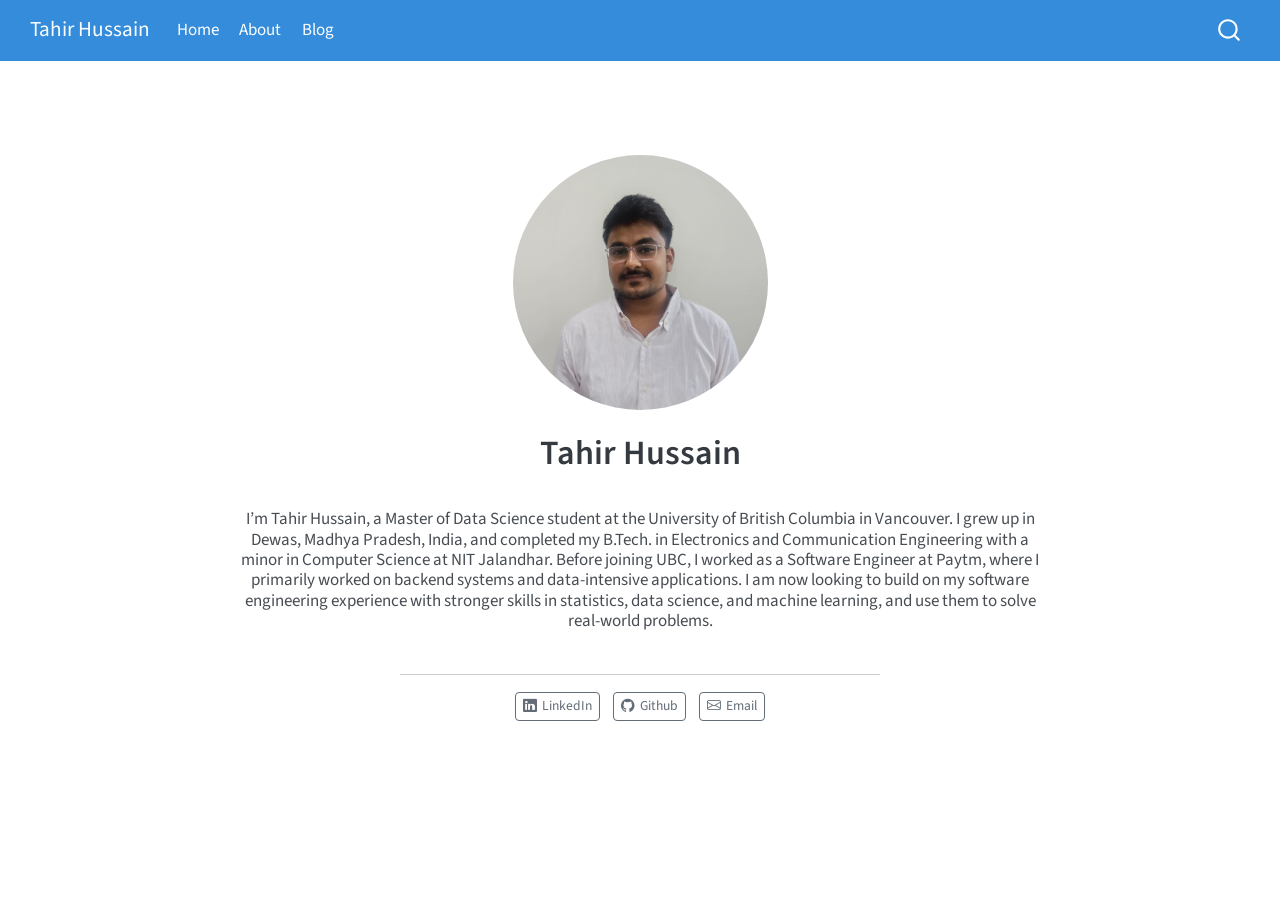
<file: docs/index.html>
<!DOCTYPE html>
<html xmlns="http://www.w3.org/1999/xhtml" lang="en" xml:lang="en"><head>

<meta charset="utf-8">
<meta name="generator" content="quarto-1.10.18">

<meta name="viewport" content="width=device-width, initial-scale=1.0, user-scalable=yes">


<title>Tahir Hussain</title>
<style>
/* Default styles provided by pandoc.
** See https://pandoc.org/MANUAL.html#variables-for-html for config info.
*/
span.smallcaps{font-variant: small-caps;}
div.columns{display: flex; gap: 1.5em;}
div.column{flex: auto;}
@media screen {
div.columns{gap: min(4vw, 1.5em);}
div.column{overflow-x: auto;}
}
div.hanging-indent{margin-left: 1.5em; text-indent: -1.5em;}
ul.task-list{list-style: none;}
ul.task-list li input[type="checkbox"] {
  width: 0.8em;
  margin: 0 0.8em 0.2em -1em; /* quarto-specific, see https://github.com/quarto-dev/quarto-cli/issues/4556 */ 
  vertical-align: middle;
}
</style>


<script src="site_libs/quarto-nav/quarto-nav.js"></script>
<script src="site_libs/quarto-nav/headroom.min.js"></script>
<script src="site_libs/clipboard/clipboard.min.js"></script>
<script src="site_libs/quarto-search/autocomplete.umd.js"></script>
<script src="site_libs/quarto-search/fuse.min.js"></script>
<script src="site_libs/quarto-search/quarto-search.js"></script>
<meta name="quarto:offset" content="./">
<script src="site_libs/quarto-html/quarto.js" type="module"></script>
<script src="site_libs/quarto-html/tabsets/tabsets.js" type="module"></script>
<script src="site_libs/quarto-html/popper.min.js"></script>
<script src="site_libs/quarto-html/tippy.umd.min.js"></script>
<link href="site_libs/quarto-html/tippy.css" rel="stylesheet">
<link href="site_libs/quarto-html/quarto-syntax-highlighting-64a204ab8560d761af7679ceaba22944.css" rel="stylesheet" id="quarto-text-highlighting-styles">
<script src="site_libs/bootstrap/bootstrap.min.js"></script>
<link href="site_libs/bootstrap/bootstrap-icons.css" rel="stylesheet">
<link href="site_libs/bootstrap/bootstrap-eed9d72451b7341f01c4e97e38f045b6.min.css" rel="stylesheet" append-hash="true" id="quarto-bootstrap" data-mode="light">
<script id="quarto-search-options" type="application/json">{
  "location": "navbar",
  "copy-button": false,
  "collapse-after": 3,
  "panel-placement": "end",
  "type": "overlay",
  "limit": 50,
  "keyboard-shortcut": [
    "f",
    "/",
    "s"
  ],
  "show-item-context": false,
  "language": {
    "search-no-results-text": "No results",
    "search-matching-documents-text": "matching documents",
    "search-copy-link-title": "Copy link to search",
    "search-hide-matches-text": "Hide additional matches",
    "search-more-match-text": "more match in this document",
    "search-more-matches-text": "more matches in this document",
    "search-clear-button-title": "Clear",
    "search-text-placeholder": "",
    "search-detached-cancel-button-title": "Cancel",
    "search-submit-button-title": "Submit",
    "search-label": "Search"
  }
}</script>


<link rel="stylesheet" href="styles.css">
</head>

<body class="nav-fixed fullcontent quarto-light">

<div id="quarto-search-results"></div>
  <header id="quarto-header" class="headroom fixed-top">
    <nav class="navbar navbar-expand-lg " data-bs-theme="dark">
      <div class="navbar-container container-fluid">
      <div class="navbar-brand-container mx-auto">
    <a class="navbar-brand" href="./index.html">
    <span class="navbar-title">Tahir Hussain</span>
    </a>
  </div>
            <div id="quarto-search" class="" title="Search"></div>
          <button class="navbar-toggler" type="button" data-bs-toggle="collapse" data-bs-target="#navbarCollapse" aria-controls="navbarCollapse" role="menu" aria-expanded="false" aria-label="Toggle navigation" onclick="if (window.quartoToggleHeadroom) { window.quartoToggleHeadroom(); }">
  <span class="navbar-toggler-icon"></span>
</button>
          <div class="collapse navbar-collapse" id="navbarCollapse">
            <ul class="navbar-nav navbar-nav-scroll me-auto">
  <li class="nav-item">
    <a class="nav-link active" href="./index.html" aria-current="page"> 
<span class="menu-text">Home</span></a>
  </li>  
  <li class="nav-item">
    <a class="nav-link" href="./about.html"> 
<span class="menu-text">About</span></a>
  </li>  
  <li class="nav-item">
    <a class="nav-link" href="./blog.html"> 
<span class="menu-text">Blog</span></a>
  </li>  
</ul>
          </div> <!-- /navcollapse -->
            <div class="quarto-navbar-tools">
</div>
      </div> <!-- /container-fluid -->
    </nav>
</header>
<!-- content -->
<div id="quarto-content" class="quarto-container page-columns page-rows-contents page-layout-article page-navbar">
<!-- sidebar -->
<!-- margin-sidebar -->
    
<!-- main -->
<div class="quarto-about-jolla">
  <img src="images/profile.jpg" class="about-image
  round " style="height: 15em; width: 15em;">
 <header id="title-block-header" class="quarto-title-block default">
<div class="quarto-title">
<h1 class="title">Tahir Hussain</h1>
</div>
<div class="quarto-title-meta">
  </div>
</header><main class="content" id="quarto-document-content">
<section id="im-tahir-hussain-a-master-of-data-science-student-at-the-university-of-british-columbia-in-vancouver.-i-grew-up-in-dewas-madhya-pradesh-india-and-completed-my-b.tech.-in-electronics-and-communication-engineering-with-a-minor-in-computer-science-at-nit-jalandhar.-before-joining-ubc-i-worked-as-a-software-engineer-at-paytm-where-i-primarily-worked-on-backend-systems-and-data-intensive-applications.-i-am-now-looking-to-build-on-my-software-engineering-experience-with-stronger-skills-in-statistics-data-science-and-machine-learning-and-use-them-to-solve-real-world-problems." class="level6">
<h6 data-anchor-id="im-tahir-hussain-a-master-of-data-science-student-at-the-university-of-british-columbia-in-vancouver.-i-grew-up-in-dewas-madhya-pradesh-india-and-completed-my-b.tech.-in-electronics-and-communication-engineering-with-a-minor-in-computer-science-at-nit-jalandhar.-before-joining-ubc-i-worked-as-a-software-engineer-at-paytm-where-i-primarily-worked-on-backend-systems-and-data-intensive-applications.-i-am-now-looking-to-build-on-my-software-engineering-experience-with-stronger-skills-in-statistics-data-science-and-machine-learning-and-use-them-to-solve-real-world-problems.">I’m Tahir Hussain, a Master of Data Science student at the University of British Columbia in Vancouver. I grew up in Dewas, Madhya Pradesh, India, and completed my B.Tech. in Electronics and Communication Engineering with a minor in Computer Science at NIT Jalandhar. Before joining UBC, I worked as a Software Engineer at Paytm, where I primarily worked on backend systems and data-intensive applications. I am now looking to build on my software engineering experience with stronger skills in statistics, data science, and machine learning, and use them to solve real-world problems.</h6>


</section>
</main> 
  <hr class="about-sep">
   <div class="about-links">
  <a href="https://www.linkedin.com/in/tahir-hussain-1057381a3/" class="about-link" rel="" target="">
    <i class="bi bi-linkedin"></i>
     <span class="about-link-text">LinkedIn</span>
  </a>
  <a href="https://github.com/tiger07860" class="about-link" rel="" target="">
    <i class="bi bi-github"></i>
     <span class="about-link-text">Github</span>
  </a>
  <a href="mailto:tahir.masters2k@gmail.com" class="about-link" rel="" target="">
    <i class="bi bi-envelope"></i>
     <span class="about-link-text">Email</span>
  </a>
</div>
</div>
 <!-- /main -->
<script id="quarto-html-after-body" type="application/javascript">
  window.document.addEventListener("DOMContentLoaded", function (event) {
    const isCodeAnnotation = (el) => {
      for (const clz of el.classList) {
        if (clz.startsWith('code-annotation-')) {                     
          return true;
        }
      }
      return false;
    }
    const onCopySuccess = function(e) {
      // button target
      const button = e.trigger;
      // don't keep focus
      button.blur();
      // flash "checked"
      button.classList.add('code-copy-button-checked');
      var currentTitle = button.getAttribute("title");
      button.setAttribute("title", "Copied!");
      let tooltip;
      if (window.bootstrap) {
        button.setAttribute("data-bs-toggle", "tooltip");
        button.setAttribute("data-bs-placement", "left");
        button.setAttribute("data-bs-title", "Copied!");
        tooltip = new bootstrap.Tooltip(button, 
          { trigger: "manual", 
            customClass: "code-copy-button-tooltip",
            offset: [0, -8]});
        tooltip.show();    
      }
      setTimeout(function() {
        if (tooltip) {
          tooltip.hide();
          button.removeAttribute("data-bs-title");
          button.removeAttribute("data-bs-toggle");
          button.removeAttribute("data-bs-placement");
        }
        button.setAttribute("title", currentTitle);
        button.classList.remove('code-copy-button-checked');
      }, 1000);
      // clear code selection
      e.clearSelection();
    }
    const getTextToCopy = function(trigger) {
      const outerScaffold = trigger.parentElement.cloneNode(true);
      const codeEl = outerScaffold.querySelector('code');
      for (const childEl of codeEl.children) {
        if (isCodeAnnotation(childEl)) {
          childEl.remove();
        }
      }
      return codeEl.innerText;
    }
    const clipboard = new window.ClipboardJS('.code-copy-button:not([data-in-quarto-modal])', {
      text: getTextToCopy
    });
    clipboard.on('success', onCopySuccess);
    if (window.document.getElementById('quarto-embedded-source-code-modal')) {
      const clipboardModal = new window.ClipboardJS('.code-copy-button[data-in-quarto-modal]', {
        text: getTextToCopy,
        container: window.document.getElementById('quarto-embedded-source-code-modal')
      });
      clipboardModal.on('success', onCopySuccess);
    }
      var localhostRegex = new RegExp(/^(?:http|https):\/\/localhost\:?[0-9]*\//);
      var mailtoRegex = new RegExp(/^mailto:/);
        var filterRegex = new RegExp('/' + window.location.host + '/');
      var isInternal = (href) => {
          return filterRegex.test(href) || localhostRegex.test(href) || mailtoRegex.test(href);
      }
      // Inspect non-navigation links and adorn them if external
     var links = window.document.querySelectorAll('a[href]:not(.nav-link):not(.navbar-brand):not(.toc-action):not(.sidebar-link):not(.sidebar-item-toggle):not(.pagination-link):not(.no-external):not([aria-hidden]):not(.dropdown-item):not(.quarto-navigation-tool):not(.about-link)');
      for (var i=0; i<links.length; i++) {
        const link = links[i];
        if (!isInternal(link.href)) {
          // undo the damage that might have been done by quarto-nav.js in the case of
          // links that we want to consider external
          if (link.dataset.originalHref !== undefined) {
            link.href = link.dataset.originalHref;
          }
        }
      }
    function tippyHover(el, contentFn, onTriggerFn, onUntriggerFn) {
      const config = {
        allowHTML: true,
        maxWidth: 500,
        delay: 100,
        arrow: false,
        appendTo: function(el) {
            return el.parentElement;
        },
        interactive: true,
        interactiveBorder: 10,
        theme: 'quarto',
        placement: 'bottom-start',
      };
      if (contentFn) {
        config.content = contentFn;
      }
      if (onTriggerFn) {
        config.onTrigger = onTriggerFn;
      }
      if (onUntriggerFn) {
        config.onUntrigger = onUntriggerFn;
      }
      window.tippy(el, config); 
    }
    const noterefs = window.document.querySelectorAll('a[role="doc-noteref"]');
    for (var i=0; i<noterefs.length; i++) {
      const ref = noterefs[i];
      tippyHover(ref, function() {
        // use id or data attribute instead here
        let href = ref.getAttribute('data-footnote-href') || ref.getAttribute('href');
        try { href = new URL(href).hash; } catch {}
        const id = href.replace(/^#\/?/, "");
        const note = window.document.getElementById(id);
        if (note) {
          return note.innerHTML;
        } else {
          return "";
        }
      });
    }
    const xrefs = window.document.querySelectorAll('a.quarto-xref');
    const processXRef = (id, note) => {
      // Strip column container classes
      const stripColumnClz = (el) => {
        el.classList.remove("page-full", "page-columns");
        if (el.children) {
          for (const child of el.children) {
            stripColumnClz(child);
          }
        }
      }
      stripColumnClz(note)
      if (id === null || id.startsWith('sec-')) {
        // Special case sections, only their first couple elements
        const container = document.createElement("div");
        if (note.children && note.children.length > 2) {
          container.appendChild(note.children[0].cloneNode(true));
          for (let i = 1; i < note.children.length; i++) {
            const child = note.children[i];
            if (child.tagName === "P" && child.innerText === "") {
              continue;
            } else {
              container.appendChild(child.cloneNode(true));
              break;
            }
          }
          if (window.Quarto?.typesetMath) {
            window.Quarto.typesetMath(container);
          }
          return container.innerHTML
        } else {
          if (window.Quarto?.typesetMath) {
            window.Quarto.typesetMath(note);
          }
          return note.innerHTML;
        }
      } else {
        // Remove any anchor links if they are present
        const anchorLink = note.querySelector('a.anchorjs-link');
        if (anchorLink) {
          anchorLink.remove();
        }
        if (window.Quarto?.typesetMath) {
          window.Quarto.typesetMath(note);
        }
        if (note.classList.contains("callout")) {
          return note.outerHTML;
        } else {
          return note.innerHTML;
        }
      }
    }
    for (var i=0; i<xrefs.length; i++) {
      const xref = xrefs[i];
      tippyHover(xref, undefined, function(instance) {
        instance.disable();
        let url = xref.getAttribute('href');
        let hash = undefined; 
        if (url.startsWith('#')) {
          hash = url;
        } else {
          try { hash = new URL(url).hash; } catch {}
        }
        if (hash) {
          const id = hash.replace(/^#\/?/, "");
          const note = window.document.getElementById(id);
          if (note !== null) {
            try {
              const html = processXRef(id, note.cloneNode(true));
              instance.setContent(html);
            } finally {
              instance.enable();
              instance.show();
            }
          } else {
            // See if we can fetch this
            fetch(url.split('#')[0])
            .then(res => res.text())
            .then(html => {
              const parser = new DOMParser();
              const htmlDoc = parser.parseFromString(html, "text/html");
              const note = htmlDoc.getElementById(id);
              if (note !== null) {
                const html = processXRef(id, note);
                instance.setContent(html);
              } 
            }).finally(() => {
              instance.enable();
              instance.show();
            });
          }
        } else {
          // See if we can fetch a full url (with no hash to target)
          // This is a special case and we should probably do some content thinning / targeting
          fetch(url)
          .then(res => res.text())
          .then(html => {
            const parser = new DOMParser();
            const htmlDoc = parser.parseFromString(html, "text/html");
            const note = htmlDoc.querySelector('main.content');
            if (note !== null) {
              // This should only happen for chapter cross references
              // (since there is no id in the URL)
              // remove the first header
              if (note.children.length > 0 && note.children[0].tagName === "HEADER") {
                note.children[0].remove();
              }
              const html = processXRef(null, note);
              instance.setContent(html);
            } 
          }).finally(() => {
            instance.enable();
            instance.show();
          });
        }
      }, function(instance) {
      });
    }
        let selectedAnnoteEl;
        const selectorForAnnotation = ( cell, annotation) => {
          let cellAttr = 'data-code-cell="' + cell + '"';
          let lineAttr = 'data-code-annotation="' +  annotation + '"';
          const selector = 'span[' + cellAttr + '][' + lineAttr + ']';
          return selector;
        }
        const selectCodeLines = (annoteEl) => {
          const doc = window.document;
          const targetCell = annoteEl.getAttribute("data-target-cell");
          const targetAnnotation = annoteEl.getAttribute("data-target-annotation");
          const annoteSpan = window.document.querySelector(selectorForAnnotation(targetCell, targetAnnotation));
          const lines = annoteSpan.getAttribute("data-code-lines").split(",");
          const lineIds = lines.map((line) => {
            return targetCell + "-" + line;
          })
          let top = null;
          let height = null;
          let parent = null;
          if (lineIds.length > 0) {
              //compute the position of the single el (top and bottom and make a div)
              const el = window.document.getElementById(lineIds[0]);
              top = el.offsetTop;
              height = el.offsetHeight;
              parent = el.parentElement.parentElement;
            if (lineIds.length > 1) {
              const lastEl = window.document.getElementById(lineIds[lineIds.length - 1]);
              const bottom = lastEl.offsetTop + lastEl.offsetHeight;
              height = bottom - top;
            }
            if (top !== null && height !== null && parent !== null) {
              // cook up a div (if necessary) and position it 
              let div = window.document.getElementById("code-annotation-line-highlight");
              if (div === null) {
                div = window.document.createElement("div");
                div.setAttribute("id", "code-annotation-line-highlight");
                div.style.position = 'absolute';
                parent.appendChild(div);
              }
              div.style.top = top - 2 + "px";
              div.style.height = height + 4 + "px";
              div.style.left = 0;
              let gutterDiv = window.document.getElementById("code-annotation-line-highlight-gutter");
              if (gutterDiv === null) {
                gutterDiv = window.document.createElement("div");
                gutterDiv.setAttribute("id", "code-annotation-line-highlight-gutter");
                gutterDiv.style.position = 'absolute';
                const codeCell = window.document.getElementById(targetCell);
                const gutter = codeCell.querySelector('.code-annotation-gutter');
                gutter.appendChild(gutterDiv);
              }
              gutterDiv.style.top = top - 2 + "px";
              gutterDiv.style.height = height + 4 + "px";
            }
            selectedAnnoteEl = annoteEl;
          }
        };
        const unselectCodeLines = () => {
          const elementsIds = ["code-annotation-line-highlight", "code-annotation-line-highlight-gutter"];
          elementsIds.forEach((elId) => {
            const div = window.document.getElementById(elId);
            if (div) {
              div.remove();
            }
          });
          selectedAnnoteEl = undefined;
        };
          // Handle positioning of the toggle
      window.addEventListener(
        "resize",
        throttle(() => {
          elRect = undefined;
          if (selectedAnnoteEl) {
            selectCodeLines(selectedAnnoteEl);
          }
        }, 10)
      );
      function throttle(fn, ms) {
      let throttle = false;
      let timer;
        return (...args) => {
          if(!throttle) { // first call gets through
              fn.apply(this, args);
              throttle = true;
          } else { // all the others get throttled
              if(timer) clearTimeout(timer); // cancel #2
              timer = setTimeout(() => {
                fn.apply(this, args);
                timer = throttle = false;
              }, ms);
          }
        };
      }
        // Attach click handler to the DT
        const annoteDls = window.document.querySelectorAll('dt[data-target-cell]');
        for (const annoteDlNode of annoteDls) {
          annoteDlNode.addEventListener('click', (event) => {
            const clickedEl = event.target;
            if (clickedEl !== selectedAnnoteEl) {
              unselectCodeLines();
              const activeEl = window.document.querySelector('dt[data-target-cell].code-annotation-active');
              if (activeEl) {
                activeEl.classList.remove('code-annotation-active');
              }
              selectCodeLines(clickedEl);
              clickedEl.classList.add('code-annotation-active');
            } else {
              // Unselect the line
              unselectCodeLines();
              clickedEl.classList.remove('code-annotation-active');
            }
          });
        }
    const findCites = (el) => {
      const parentEl = el.parentElement;
      if (parentEl) {
        const cites = parentEl.dataset.cites;
        if (cites) {
          return {
            el,
            cites: cites.split(' ')
          };
        } else {
          return findCites(el.parentElement)
        }
      } else {
        return undefined;
      }
    };
    var bibliorefs = window.document.querySelectorAll('a[role="doc-biblioref"]');
    for (var i=0; i<bibliorefs.length; i++) {
      const ref = bibliorefs[i];
      const citeInfo = findCites(ref);
      if (citeInfo) {
        tippyHover(citeInfo.el, function() {
          var popup = window.document.createElement('div');
          citeInfo.cites.forEach(function(cite) {
            var citeDiv = window.document.createElement('div');
            citeDiv.classList.add('hanging-indent');
            citeDiv.classList.add('csl-entry');
            var biblioDiv = window.document.getElementById('ref-' + cite);
            if (biblioDiv) {
              citeDiv.innerHTML = biblioDiv.innerHTML;
            }
            popup.appendChild(citeDiv);
          });
          return popup.innerHTML;
        });
      }
    }
  });
  </script>
</div> <!-- /content -->




</body></html>
</file>
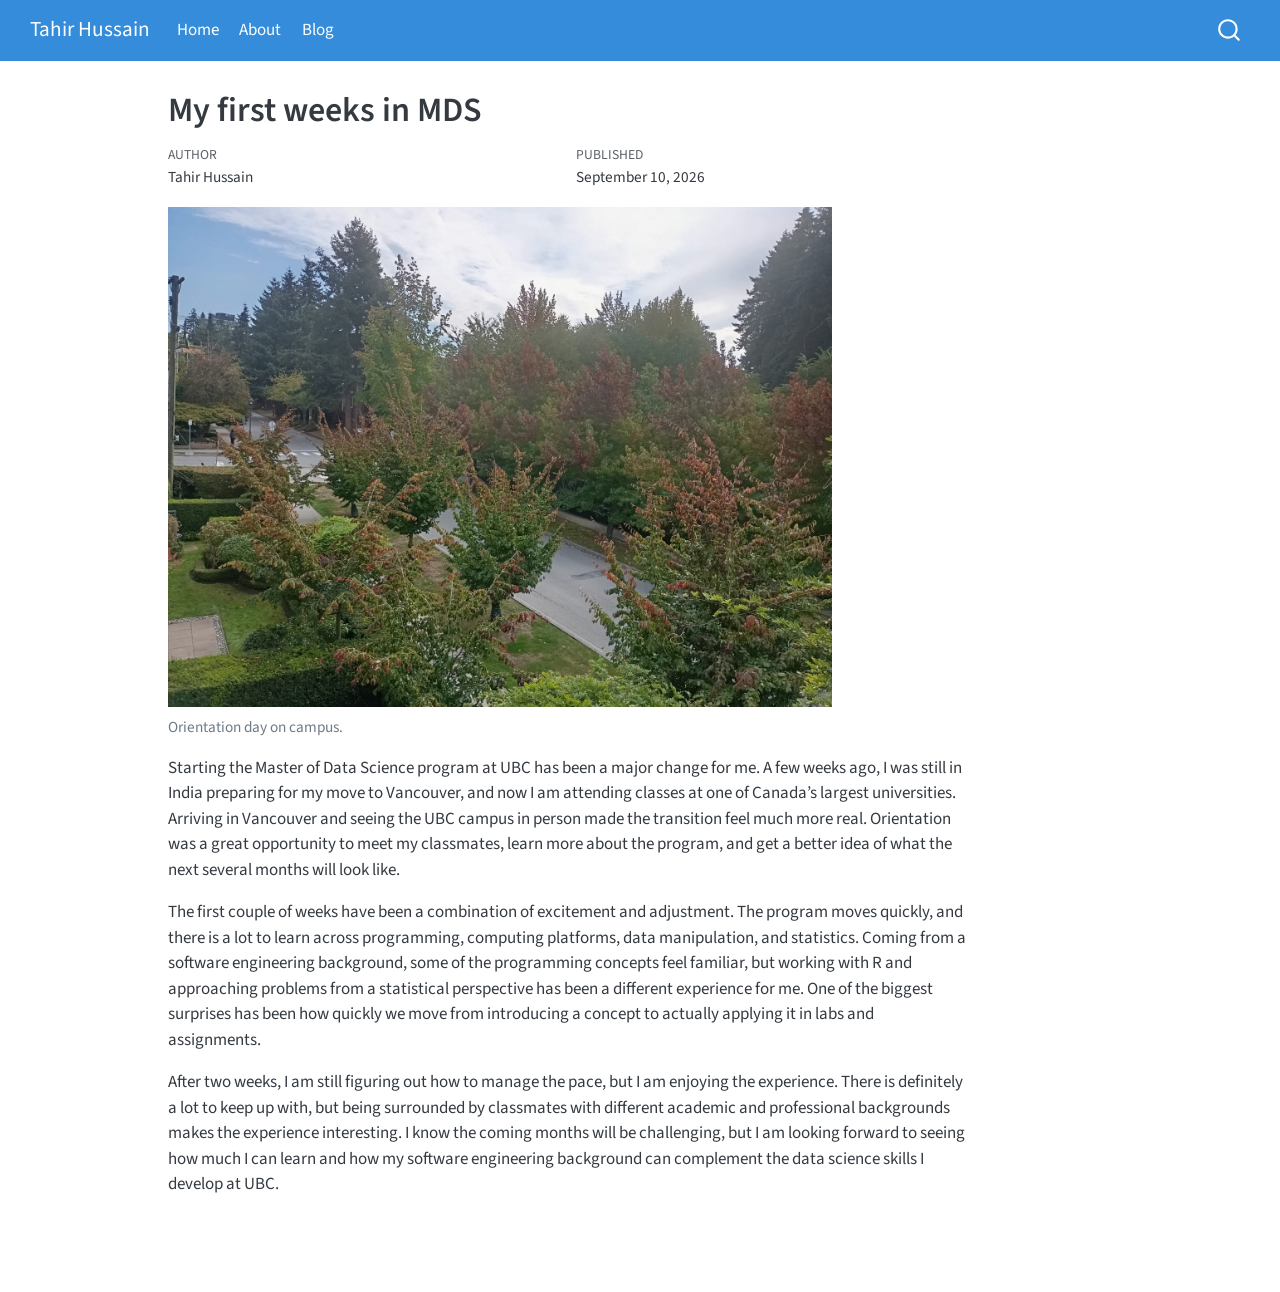
<file: docs/posts/first-weeks/index.html>
<!DOCTYPE html>
<html xmlns="http://www.w3.org/1999/xhtml" lang="en" xml:lang="en"><head>

<meta charset="utf-8">
<meta name="generator" content="quarto-1.10.18">

<meta name="viewport" content="width=device-width, initial-scale=1.0, user-scalable=yes">

<meta name="author" content="Tahir Hussain">
<meta name="dcterms.date" content="2026-09-10">

<title>My first weeks in MDS – Tahir Hussain</title>
<style>
/* Default styles provided by pandoc.
** See https://pandoc.org/MANUAL.html#variables-for-html for config info.
*/
span.smallcaps{font-variant: small-caps;}
div.columns{display: flex; gap: 1.5em;}
div.column{flex: auto;}
@media screen {
div.columns{gap: min(4vw, 1.5em);}
div.column{overflow-x: auto;}
}
div.hanging-indent{margin-left: 1.5em; text-indent: -1.5em;}
ul.task-list{list-style: none;}
ul.task-list li input[type="checkbox"] {
  width: 0.8em;
  margin: 0 0.8em 0.2em -1em; /* quarto-specific, see https://github.com/quarto-dev/quarto-cli/issues/4556 */ 
  vertical-align: middle;
}
</style>


<script src="../../site_libs/quarto-nav/quarto-nav.js"></script>
<script src="../../site_libs/quarto-nav/headroom.min.js"></script>
<script src="../../site_libs/clipboard/clipboard.min.js"></script>
<script src="../../site_libs/quarto-search/autocomplete.umd.js"></script>
<script src="../../site_libs/quarto-search/fuse.min.js"></script>
<script src="../../site_libs/quarto-search/quarto-search.js"></script>
<meta name="quarto:offset" content="../../">
<script src="../../site_libs/quarto-html/quarto.js" type="module"></script>
<script src="../../site_libs/quarto-html/tabsets/tabsets.js" type="module"></script>
<script src="../../site_libs/quarto-html/popper.min.js"></script>
<script src="../../site_libs/quarto-html/tippy.umd.min.js"></script>
<script src="../../site_libs/quarto-html/anchor.min.js"></script>
<link href="../../site_libs/quarto-html/tippy.css" rel="stylesheet">
<link href="../../site_libs/quarto-html/quarto-syntax-highlighting-64a204ab8560d761af7679ceaba22944.css" rel="stylesheet" id="quarto-text-highlighting-styles">
<script src="../../site_libs/bootstrap/bootstrap.min.js"></script>
<link href="../../site_libs/bootstrap/bootstrap-icons.css" rel="stylesheet">
<link href="../../site_libs/bootstrap/bootstrap-eed9d72451b7341f01c4e97e38f045b6.min.css" rel="stylesheet" append-hash="true" id="quarto-bootstrap" data-mode="light">
<script id="quarto-search-options" type="application/json">{
  "location": "navbar",
  "copy-button": false,
  "collapse-after": 3,
  "panel-placement": "end",
  "type": "overlay",
  "limit": 50,
  "keyboard-shortcut": [
    "f",
    "/",
    "s"
  ],
  "show-item-context": false,
  "language": {
    "search-no-results-text": "No results",
    "search-matching-documents-text": "matching documents",
    "search-copy-link-title": "Copy link to search",
    "search-hide-matches-text": "Hide additional matches",
    "search-more-match-text": "more match in this document",
    "search-more-matches-text": "more matches in this document",
    "search-clear-button-title": "Clear",
    "search-text-placeholder": "",
    "search-detached-cancel-button-title": "Cancel",
    "search-submit-button-title": "Submit",
    "search-label": "Search"
  }
}</script>


<link rel="stylesheet" href="../../styles.css">
</head>

<body class="nav-fixed quarto-light">

<div id="quarto-search-results"></div>
  <header id="quarto-header" class="headroom fixed-top">
    <nav class="navbar navbar-expand-lg " data-bs-theme="dark">
      <div class="navbar-container container-fluid">
      <div class="navbar-brand-container mx-auto">
    <a class="navbar-brand" href="../../index.html">
    <span class="navbar-title">Tahir Hussain</span>
    </a>
  </div>
            <div id="quarto-search" class="" title="Search"></div>
          <button class="navbar-toggler" type="button" data-bs-toggle="collapse" data-bs-target="#navbarCollapse" aria-controls="navbarCollapse" role="menu" aria-expanded="false" aria-label="Toggle navigation" onclick="if (window.quartoToggleHeadroom) { window.quartoToggleHeadroom(); }">
  <span class="navbar-toggler-icon"></span>
</button>
          <div class="collapse navbar-collapse" id="navbarCollapse">
            <ul class="navbar-nav navbar-nav-scroll me-auto">
  <li class="nav-item">
    <a class="nav-link" href="../../index.html"> 
<span class="menu-text">Home</span></a>
  </li>  
  <li class="nav-item">
    <a class="nav-link" href="../../about.html"> 
<span class="menu-text">About</span></a>
  </li>  
  <li class="nav-item">
    <a class="nav-link" href="../../blog.html"> 
<span class="menu-text">Blog</span></a>
  </li>  
</ul>
          </div> <!-- /navcollapse -->
            <div class="quarto-navbar-tools">
</div>
      </div> <!-- /container-fluid -->
    </nav>
</header>
<!-- content -->
<div id="quarto-content" class="quarto-container page-columns page-rows-contents page-layout-article page-navbar">
<!-- sidebar -->
<!-- margin-sidebar -->
    <div id="quarto-margin-sidebar" class="sidebar margin-sidebar zindex-bottom">
        
    </div>
<!-- main -->
<main class="content" id="quarto-document-content">

<header id="title-block-header" class="quarto-title-block default">
<div class="quarto-title">
<h1 class="title">My first weeks in MDS</h1>
</div>



<div class="quarto-title-meta">

    <div>
    <div class="quarto-title-meta-heading">Author</div>
    <div class="quarto-title-meta-contents">
             <p>Tahir Hussain </p>
          </div>
  </div>
    
    <div>
    <div class="quarto-title-meta-heading">Published</div>
    <div class="quarto-title-meta-contents">
      <p class="date">September 10, 2026</p>
    </div>
  </div>
  
    
  </div>
  


</header>


<div class="quarto-figure quarto-figure-left">
<figure class="figure">
<p><img src="orientation.jpg" height="500" class="figure-img"></p>
<figcaption>Orientation day on campus.</figcaption>
</figure>
</div>
<p>Starting the Master of Data Science program at UBC has been a major change for me. A few weeks ago, I was still in India preparing for my move to Vancouver, and now I am attending classes at one of Canada’s largest universities. Arriving in Vancouver and seeing the UBC campus in person made the transition feel much more real. Orientation was a great opportunity to meet my classmates, learn more about the program, and get a better idea of what the next several months will look like.</p>
<p>The first couple of weeks have been a combination of excitement and adjustment. The program moves quickly, and there is a lot to learn across programming, computing platforms, data manipulation, and statistics. Coming from a software engineering background, some of the programming concepts feel familiar, but working with R and approaching problems from a statistical perspective has been a different experience for me. One of the biggest surprises has been how quickly we move from introducing a concept to actually applying it in labs and assignments.</p>
<p>After two weeks, I am still figuring out how to manage the pace, but I am enjoying the experience. There is definitely a lot to keep up with, but being surrounded by classmates with different academic and professional backgrounds makes the experience interesting. I know the coming months will be challenging, but I am looking forward to seeing how much I can learn and how my software engineering background can complement the data science skills I develop at UBC.</p>



</main> <!-- /main -->
<script id="quarto-html-after-body" type="application/javascript">
  window.document.addEventListener("DOMContentLoaded", function (event) {
    const icon = "";
    const anchorJS = new window.AnchorJS();
    anchorJS.options = {
      placement: 'right',
      icon: icon
    };
    anchorJS.add('.anchored');
    const isCodeAnnotation = (el) => {
      for (const clz of el.classList) {
        if (clz.startsWith('code-annotation-')) {                     
          return true;
        }
      }
      return false;
    }
    const onCopySuccess = function(e) {
      // button target
      const button = e.trigger;
      // don't keep focus
      button.blur();
      // flash "checked"
      button.classList.add('code-copy-button-checked');
      var currentTitle = button.getAttribute("title");
      button.setAttribute("title", "Copied!");
      let tooltip;
      if (window.bootstrap) {
        button.setAttribute("data-bs-toggle", "tooltip");
        button.setAttribute("data-bs-placement", "left");
        button.setAttribute("data-bs-title", "Copied!");
        tooltip = new bootstrap.Tooltip(button, 
          { trigger: "manual", 
            customClass: "code-copy-button-tooltip",
            offset: [0, -8]});
        tooltip.show();    
      }
      setTimeout(function() {
        if (tooltip) {
          tooltip.hide();
          button.removeAttribute("data-bs-title");
          button.removeAttribute("data-bs-toggle");
          button.removeAttribute("data-bs-placement");
        }
        button.setAttribute("title", currentTitle);
        button.classList.remove('code-copy-button-checked');
      }, 1000);
      // clear code selection
      e.clearSelection();
    }
    const getTextToCopy = function(trigger) {
      const outerScaffold = trigger.parentElement.cloneNode(true);
      const codeEl = outerScaffold.querySelector('code');
      for (const childEl of codeEl.children) {
        if (isCodeAnnotation(childEl)) {
          childEl.remove();
        }
      }
      return codeEl.innerText;
    }
    const clipboard = new window.ClipboardJS('.code-copy-button:not([data-in-quarto-modal])', {
      text: getTextToCopy
    });
    clipboard.on('success', onCopySuccess);
    if (window.document.getElementById('quarto-embedded-source-code-modal')) {
      const clipboardModal = new window.ClipboardJS('.code-copy-button[data-in-quarto-modal]', {
        text: getTextToCopy,
        container: window.document.getElementById('quarto-embedded-source-code-modal')
      });
      clipboardModal.on('success', onCopySuccess);
    }
      var localhostRegex = new RegExp(/^(?:http|https):\/\/localhost\:?[0-9]*\//);
      var mailtoRegex = new RegExp(/^mailto:/);
        var filterRegex = new RegExp('/' + window.location.host + '/');
      var isInternal = (href) => {
          return filterRegex.test(href) || localhostRegex.test(href) || mailtoRegex.test(href);
      }
      // Inspect non-navigation links and adorn them if external
     var links = window.document.querySelectorAll('a[href]:not(.nav-link):not(.navbar-brand):not(.toc-action):not(.sidebar-link):not(.sidebar-item-toggle):not(.pagination-link):not(.no-external):not([aria-hidden]):not(.dropdown-item):not(.quarto-navigation-tool):not(.about-link)');
      for (var i=0; i<links.length; i++) {
        const link = links[i];
        if (!isInternal(link.href)) {
          // undo the damage that might have been done by quarto-nav.js in the case of
          // links that we want to consider external
          if (link.dataset.originalHref !== undefined) {
            link.href = link.dataset.originalHref;
          }
        }
      }
    function tippyHover(el, contentFn, onTriggerFn, onUntriggerFn) {
      const config = {
        allowHTML: true,
        maxWidth: 500,
        delay: 100,
        arrow: false,
        appendTo: function(el) {
            return el.parentElement;
        },
        interactive: true,
        interactiveBorder: 10,
        theme: 'quarto',
        placement: 'bottom-start',
      };
      if (contentFn) {
        config.content = contentFn;
      }
      if (onTriggerFn) {
        config.onTrigger = onTriggerFn;
      }
      if (onUntriggerFn) {
        config.onUntrigger = onUntriggerFn;
      }
      window.tippy(el, config); 
    }
    const noterefs = window.document.querySelectorAll('a[role="doc-noteref"]');
    for (var i=0; i<noterefs.length; i++) {
      const ref = noterefs[i];
      tippyHover(ref, function() {
        // use id or data attribute instead here
        let href = ref.getAttribute('data-footnote-href') || ref.getAttribute('href');
        try { href = new URL(href).hash; } catch {}
        const id = href.replace(/^#\/?/, "");
        const note = window.document.getElementById(id);
        if (note) {
          return note.innerHTML;
        } else {
          return "";
        }
      });
    }
    const xrefs = window.document.querySelectorAll('a.quarto-xref');
    const processXRef = (id, note) => {
      // Strip column container classes
      const stripColumnClz = (el) => {
        el.classList.remove("page-full", "page-columns");
        if (el.children) {
          for (const child of el.children) {
            stripColumnClz(child);
          }
        }
      }
      stripColumnClz(note)
      if (id === null || id.startsWith('sec-')) {
        // Special case sections, only their first couple elements
        const container = document.createElement("div");
        if (note.children && note.children.length > 2) {
          container.appendChild(note.children[0].cloneNode(true));
          for (let i = 1; i < note.children.length; i++) {
            const child = note.children[i];
            if (child.tagName === "P" && child.innerText === "") {
              continue;
            } else {
              container.appendChild(child.cloneNode(true));
              break;
            }
          }
          if (window.Quarto?.typesetMath) {
            window.Quarto.typesetMath(container);
          }
          return container.innerHTML
        } else {
          if (window.Quarto?.typesetMath) {
            window.Quarto.typesetMath(note);
          }
          return note.innerHTML;
        }
      } else {
        // Remove any anchor links if they are present
        const anchorLink = note.querySelector('a.anchorjs-link');
        if (anchorLink) {
          anchorLink.remove();
        }
        if (window.Quarto?.typesetMath) {
          window.Quarto.typesetMath(note);
        }
        if (note.classList.contains("callout")) {
          return note.outerHTML;
        } else {
          return note.innerHTML;
        }
      }
    }
    for (var i=0; i<xrefs.length; i++) {
      const xref = xrefs[i];
      tippyHover(xref, undefined, function(instance) {
        instance.disable();
        let url = xref.getAttribute('href');
        let hash = undefined; 
        if (url.startsWith('#')) {
          hash = url;
        } else {
          try { hash = new URL(url).hash; } catch {}
        }
        if (hash) {
          const id = hash.replace(/^#\/?/, "");
          const note = window.document.getElementById(id);
          if (note !== null) {
            try {
              const html = processXRef(id, note.cloneNode(true));
              instance.setContent(html);
            } finally {
              instance.enable();
              instance.show();
            }
          } else {
            // See if we can fetch this
            fetch(url.split('#')[0])
            .then(res => res.text())
            .then(html => {
              const parser = new DOMParser();
              const htmlDoc = parser.parseFromString(html, "text/html");
              const note = htmlDoc.getElementById(id);
              if (note !== null) {
                const html = processXRef(id, note);
                instance.setContent(html);
              } 
            }).finally(() => {
              instance.enable();
              instance.show();
            });
          }
        } else {
          // See if we can fetch a full url (with no hash to target)
          // This is a special case and we should probably do some content thinning / targeting
          fetch(url)
          .then(res => res.text())
          .then(html => {
            const parser = new DOMParser();
            const htmlDoc = parser.parseFromString(html, "text/html");
            const note = htmlDoc.querySelector('main.content');
            if (note !== null) {
              // This should only happen for chapter cross references
              // (since there is no id in the URL)
              // remove the first header
              if (note.children.length > 0 && note.children[0].tagName === "HEADER") {
                note.children[0].remove();
              }
              const html = processXRef(null, note);
              instance.setContent(html);
            } 
          }).finally(() => {
            instance.enable();
            instance.show();
          });
        }
      }, function(instance) {
      });
    }
        let selectedAnnoteEl;
        const selectorForAnnotation = ( cell, annotation) => {
          let cellAttr = 'data-code-cell="' + cell + '"';
          let lineAttr = 'data-code-annotation="' +  annotation + '"';
          const selector = 'span[' + cellAttr + '][' + lineAttr + ']';
          return selector;
        }
        const selectCodeLines = (annoteEl) => {
          const doc = window.document;
          const targetCell = annoteEl.getAttribute("data-target-cell");
          const targetAnnotation = annoteEl.getAttribute("data-target-annotation");
          const annoteSpan = window.document.querySelector(selectorForAnnotation(targetCell, targetAnnotation));
          const lines = annoteSpan.getAttribute("data-code-lines").split(",");
          const lineIds = lines.map((line) => {
            return targetCell + "-" + line;
          })
          let top = null;
          let height = null;
          let parent = null;
          if (lineIds.length > 0) {
              //compute the position of the single el (top and bottom and make a div)
              const el = window.document.getElementById(lineIds[0]);
              top = el.offsetTop;
              height = el.offsetHeight;
              parent = el.parentElement.parentElement;
            if (lineIds.length > 1) {
              const lastEl = window.document.getElementById(lineIds[lineIds.length - 1]);
              const bottom = lastEl.offsetTop + lastEl.offsetHeight;
              height = bottom - top;
            }
            if (top !== null && height !== null && parent !== null) {
              // cook up a div (if necessary) and position it 
              let div = window.document.getElementById("code-annotation-line-highlight");
              if (div === null) {
                div = window.document.createElement("div");
                div.setAttribute("id", "code-annotation-line-highlight");
                div.style.position = 'absolute';
                parent.appendChild(div);
              }
              div.style.top = top - 2 + "px";
              div.style.height = height + 4 + "px";
              div.style.left = 0;
              let gutterDiv = window.document.getElementById("code-annotation-line-highlight-gutter");
              if (gutterDiv === null) {
                gutterDiv = window.document.createElement("div");
                gutterDiv.setAttribute("id", "code-annotation-line-highlight-gutter");
                gutterDiv.style.position = 'absolute';
                const codeCell = window.document.getElementById(targetCell);
                const gutter = codeCell.querySelector('.code-annotation-gutter');
                gutter.appendChild(gutterDiv);
              }
              gutterDiv.style.top = top - 2 + "px";
              gutterDiv.style.height = height + 4 + "px";
            }
            selectedAnnoteEl = annoteEl;
          }
        };
        const unselectCodeLines = () => {
          const elementsIds = ["code-annotation-line-highlight", "code-annotation-line-highlight-gutter"];
          elementsIds.forEach((elId) => {
            const div = window.document.getElementById(elId);
            if (div) {
              div.remove();
            }
          });
          selectedAnnoteEl = undefined;
        };
          // Handle positioning of the toggle
      window.addEventListener(
        "resize",
        throttle(() => {
          elRect = undefined;
          if (selectedAnnoteEl) {
            selectCodeLines(selectedAnnoteEl);
          }
        }, 10)
      );
      function throttle(fn, ms) {
      let throttle = false;
      let timer;
        return (...args) => {
          if(!throttle) { // first call gets through
              fn.apply(this, args);
              throttle = true;
          } else { // all the others get throttled
              if(timer) clearTimeout(timer); // cancel #2
              timer = setTimeout(() => {
                fn.apply(this, args);
                timer = throttle = false;
              }, ms);
          }
        };
      }
        // Attach click handler to the DT
        const annoteDls = window.document.querySelectorAll('dt[data-target-cell]');
        for (const annoteDlNode of annoteDls) {
          annoteDlNode.addEventListener('click', (event) => {
            const clickedEl = event.target;
            if (clickedEl !== selectedAnnoteEl) {
              unselectCodeLines();
              const activeEl = window.document.querySelector('dt[data-target-cell].code-annotation-active');
              if (activeEl) {
                activeEl.classList.remove('code-annotation-active');
              }
              selectCodeLines(clickedEl);
              clickedEl.classList.add('code-annotation-active');
            } else {
              // Unselect the line
              unselectCodeLines();
              clickedEl.classList.remove('code-annotation-active');
            }
          });
        }
    const findCites = (el) => {
      const parentEl = el.parentElement;
      if (parentEl) {
        const cites = parentEl.dataset.cites;
        if (cites) {
          return {
            el,
            cites: cites.split(' ')
          };
        } else {
          return findCites(el.parentElement)
        }
      } else {
        return undefined;
      }
    };
    var bibliorefs = window.document.querySelectorAll('a[role="doc-biblioref"]');
    for (var i=0; i<bibliorefs.length; i++) {
      const ref = bibliorefs[i];
      const citeInfo = findCites(ref);
      if (citeInfo) {
        tippyHover(citeInfo.el, function() {
          var popup = window.document.createElement('div');
          citeInfo.cites.forEach(function(cite) {
            var citeDiv = window.document.createElement('div');
            citeDiv.classList.add('hanging-indent');
            citeDiv.classList.add('csl-entry');
            var biblioDiv = window.document.getElementById('ref-' + cite);
            if (biblioDiv) {
              citeDiv.innerHTML = biblioDiv.innerHTML;
            }
            popup.appendChild(citeDiv);
          });
          return popup.innerHTML;
        });
      }
    }
  });
  </script>
</div> <!-- /content -->




</body></html>
</file>
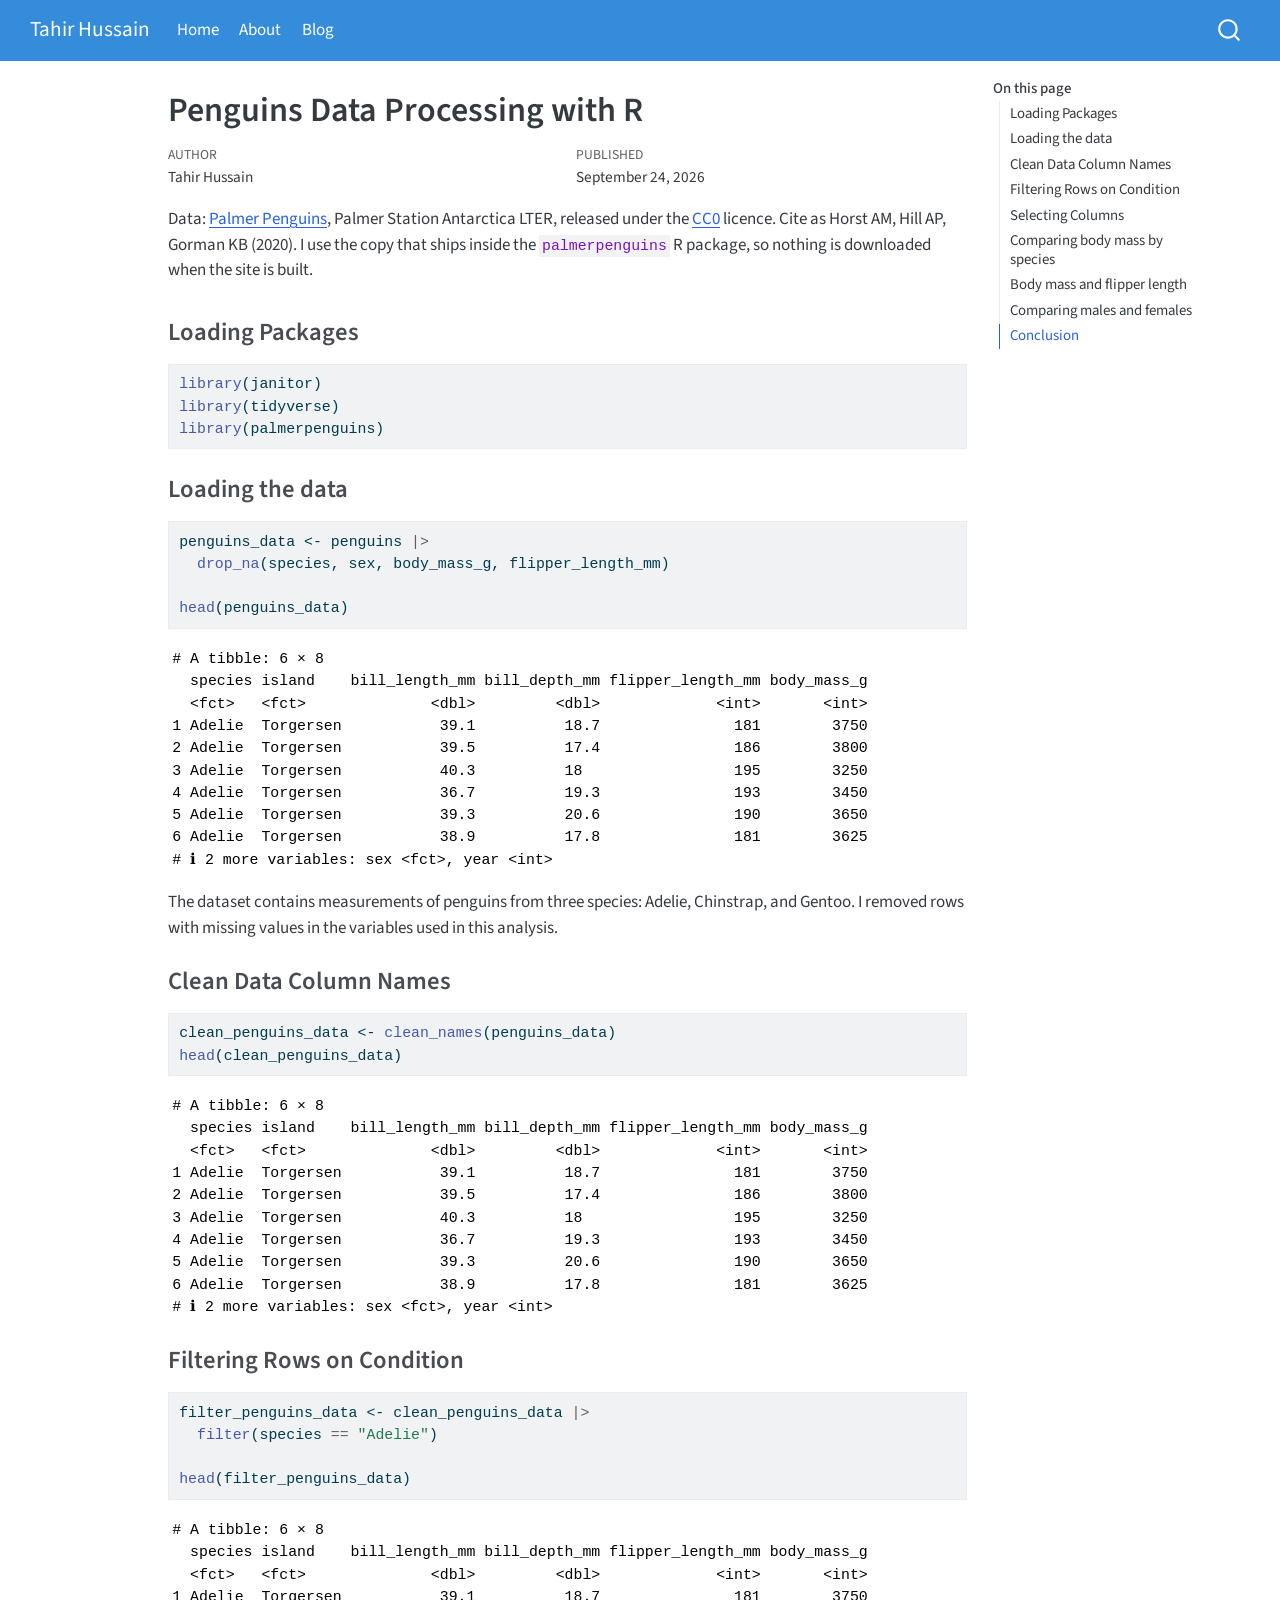
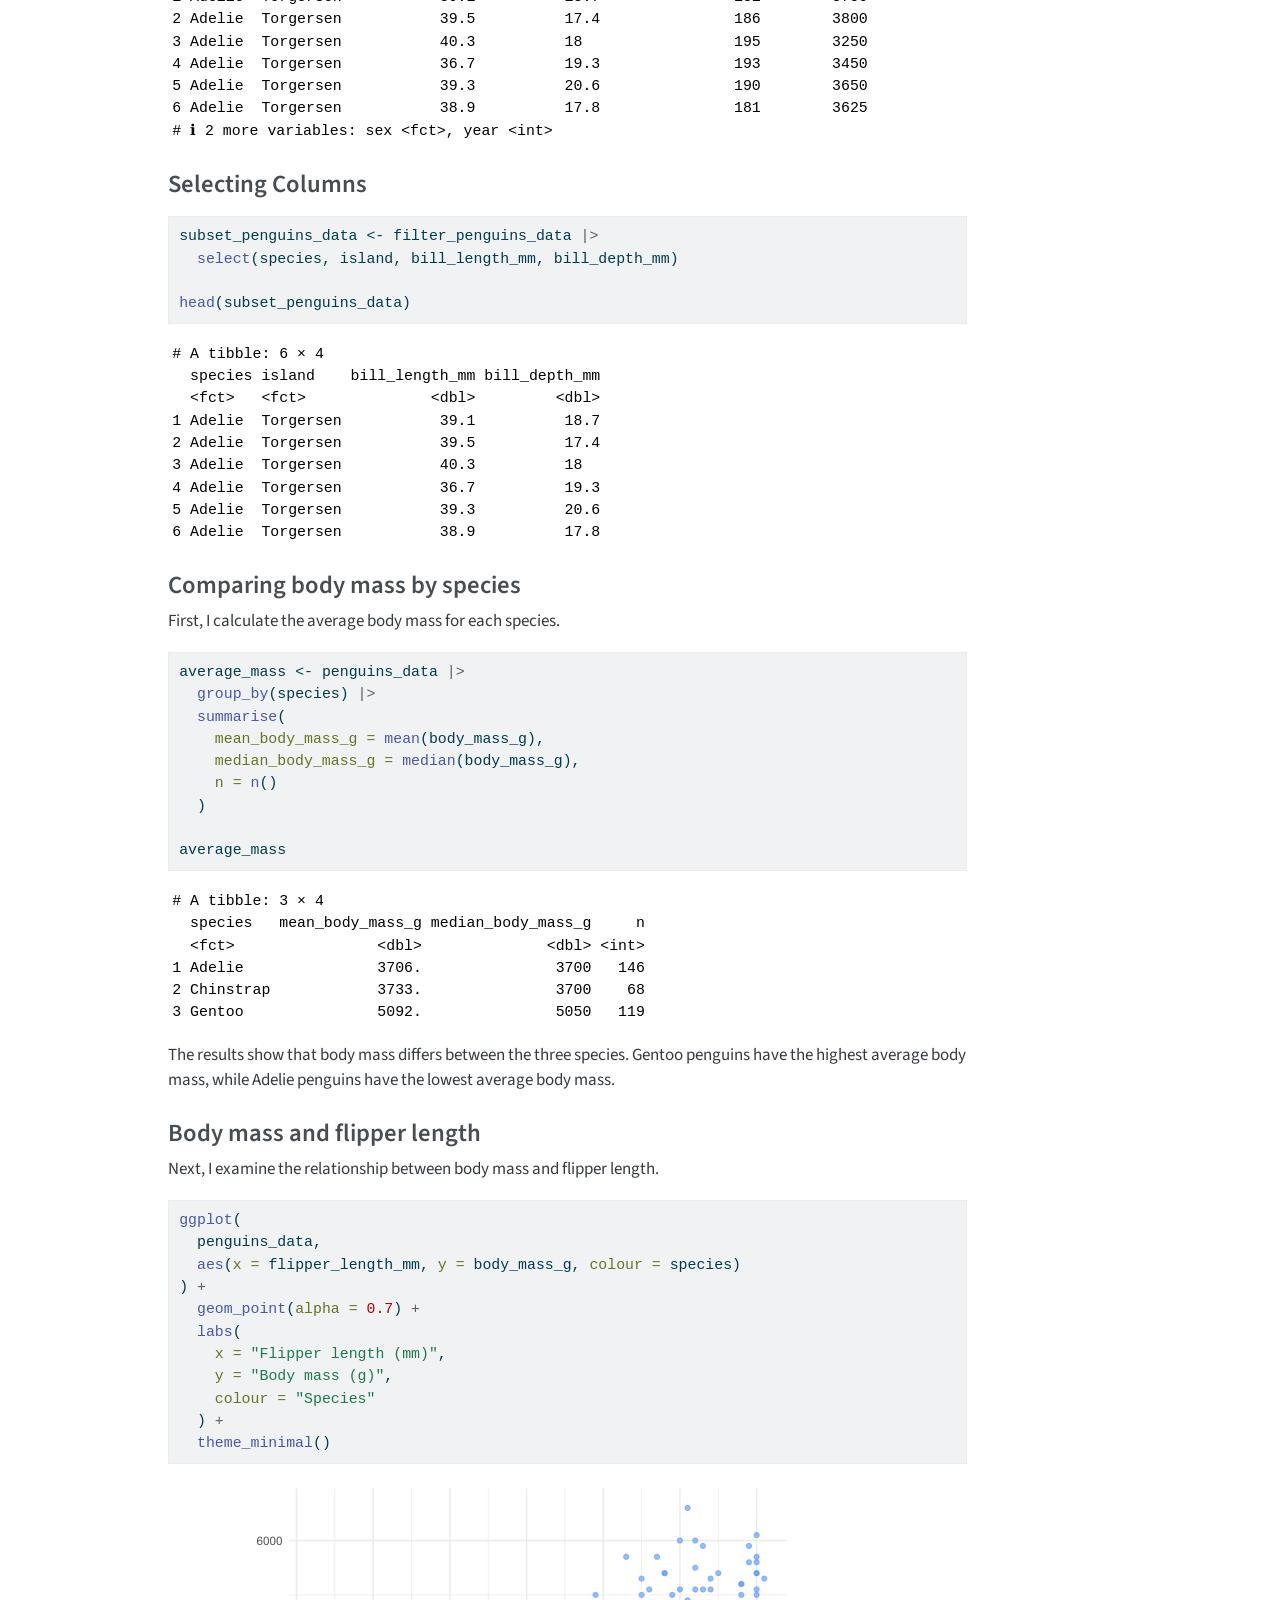
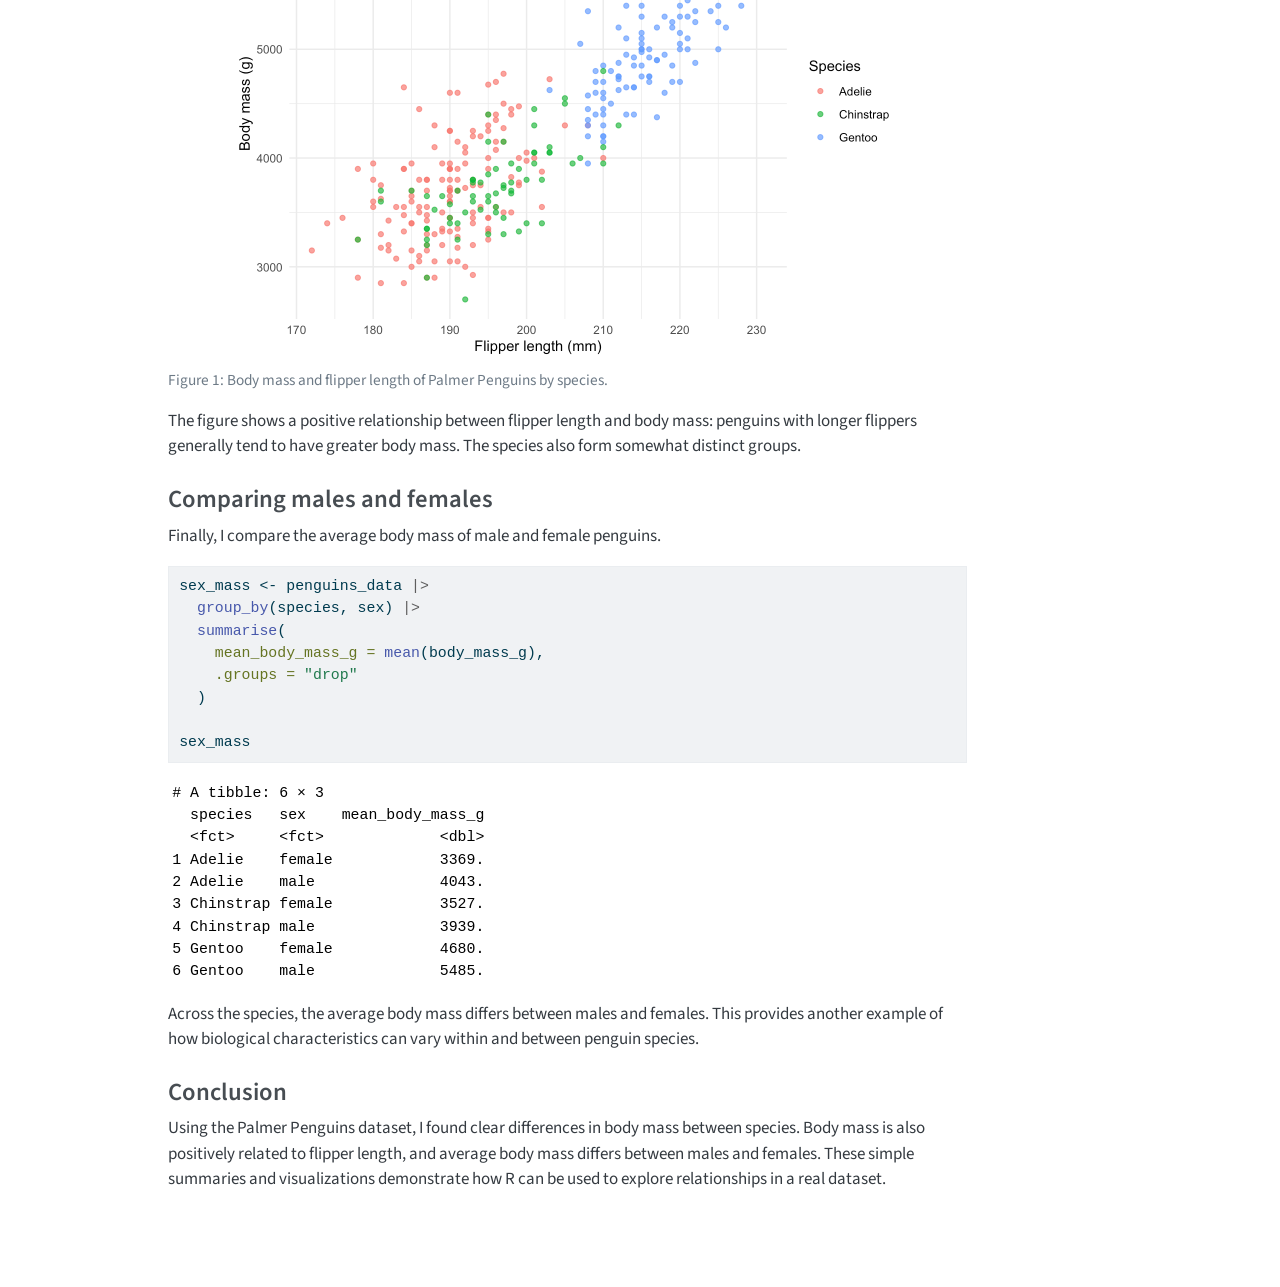
<file: docs/posts/penguins-r/index.html>
<!DOCTYPE html>
<html xmlns="http://www.w3.org/1999/xhtml" lang="en" xml:lang="en"><head>

<meta charset="utf-8">
<meta name="generator" content="quarto-1.10.18">

<meta name="viewport" content="width=device-width, initial-scale=1.0, user-scalable=yes">

<meta name="author" content="Tahir Hussain">
<meta name="dcterms.date" content="2026-09-24">

<title>Penguins Data Processing with R – Tahir Hussain</title>
<style>
/* Default styles provided by pandoc.
** See https://pandoc.org/MANUAL.html#variables-for-html for config info.
*/
span.smallcaps{font-variant: small-caps;}
div.columns{display: flex; gap: 1.5em;}
div.column{flex: auto;}
@media screen {
div.columns{gap: min(4vw, 1.5em);}
div.column{overflow-x: auto;}
}
div.hanging-indent{margin-left: 1.5em; text-indent: -1.5em;}
ul.task-list{list-style: none;}
ul.task-list li input[type="checkbox"] {
  width: 0.8em;
  margin: 0 0.8em 0.2em -1em; /* quarto-specific, see https://github.com/quarto-dev/quarto-cli/issues/4556 */ 
  vertical-align: middle;
}
/* CSS for syntax highlighting */
html { -webkit-text-size-adjust: 100%; }
pre > code.sourceCode { white-space: pre; position: relative; }
pre > code.sourceCode > span { display: inline-block; line-height: 1.25; }
pre > code.sourceCode > span:empty { height: 1.2em; }
.sourceCode { overflow: visible; }
code.sourceCode > span { color: inherit; text-decoration: inherit; }
div.sourceCode { margin: 1em 0; }
pre.sourceCode { margin: 0; }
@media screen {
div.sourceCode { overflow: auto; }
}
@media print {
pre > code.sourceCode { white-space: pre-wrap; }
pre > code.sourceCode > span { text-indent: -5em; padding-left: 5em; }
}
pre.numberSource code
  { counter-reset: source-line 0; }
pre.numberSource code > span
  { position: relative; left: -4em; counter-increment: source-line; }
pre.numberSource code > span > a:first-child::before
  { content: counter(source-line);
    position: relative; left: -1em; text-align: right; vertical-align: baseline;
    border: none; display: inline-block;
    -webkit-touch-callout: none; -webkit-user-select: none;
    -khtml-user-select: none; -moz-user-select: none;
    -ms-user-select: none; user-select: none;
    padding: 0 4px; width: 4em;
  }
pre.numberSource { margin-left: 3em;  padding-left: 4px; }
div.sourceCode
  {   }
@media screen {
pre > code.sourceCode > span > a:first-child::before { text-decoration: underline; }
}
</style>


<script src="../../site_libs/quarto-nav/quarto-nav.js"></script>
<script src="../../site_libs/quarto-nav/headroom.min.js"></script>
<script src="../../site_libs/clipboard/clipboard.min.js"></script>
<script src="../../site_libs/quarto-search/autocomplete.umd.js"></script>
<script src="../../site_libs/quarto-search/fuse.min.js"></script>
<script src="../../site_libs/quarto-search/quarto-search.js"></script>
<meta name="quarto:offset" content="../../">
<script src="../../site_libs/quarto-html/quarto.js" type="module"></script>
<script src="../../site_libs/quarto-html/tabsets/tabsets.js" type="module"></script>
<script src="../../site_libs/quarto-html/popper.min.js"></script>
<script src="../../site_libs/quarto-html/tippy.umd.min.js"></script>
<script src="../../site_libs/quarto-html/anchor.min.js"></script>
<link href="../../site_libs/quarto-html/tippy.css" rel="stylesheet">
<link href="../../site_libs/quarto-html/quarto-syntax-highlighting-64a204ab8560d761af7679ceaba22944.css" rel="stylesheet" id="quarto-text-highlighting-styles">
<script src="../../site_libs/bootstrap/bootstrap.min.js"></script>
<link href="../../site_libs/bootstrap/bootstrap-icons.css" rel="stylesheet">
<link href="../../site_libs/bootstrap/bootstrap-eed9d72451b7341f01c4e97e38f045b6.min.css" rel="stylesheet" append-hash="true" id="quarto-bootstrap" data-mode="light">
<script id="quarto-search-options" type="application/json">{
  "location": "navbar",
  "copy-button": false,
  "collapse-after": 3,
  "panel-placement": "end",
  "type": "overlay",
  "limit": 50,
  "keyboard-shortcut": [
    "f",
    "/",
    "s"
  ],
  "show-item-context": false,
  "language": {
    "search-no-results-text": "No results",
    "search-matching-documents-text": "matching documents",
    "search-copy-link-title": "Copy link to search",
    "search-hide-matches-text": "Hide additional matches",
    "search-more-match-text": "more match in this document",
    "search-more-matches-text": "more matches in this document",
    "search-clear-button-title": "Clear",
    "search-text-placeholder": "",
    "search-detached-cancel-button-title": "Cancel",
    "search-submit-button-title": "Submit",
    "search-label": "Search"
  }
}</script>


<link rel="stylesheet" href="../../styles.css">
</head>

<body class="nav-fixed quarto-light">

<div id="quarto-search-results"></div>
  <header id="quarto-header" class="headroom fixed-top">
    <nav class="navbar navbar-expand-lg " data-bs-theme="dark">
      <div class="navbar-container container-fluid">
      <div class="navbar-brand-container mx-auto">
    <a class="navbar-brand" href="../../index.html">
    <span class="navbar-title">Tahir Hussain</span>
    </a>
  </div>
            <div id="quarto-search" class="" title="Search"></div>
          <button class="navbar-toggler" type="button" data-bs-toggle="collapse" data-bs-target="#navbarCollapse" aria-controls="navbarCollapse" role="menu" aria-expanded="false" aria-label="Toggle navigation" onclick="if (window.quartoToggleHeadroom) { window.quartoToggleHeadroom(); }">
  <span class="navbar-toggler-icon"></span>
</button>
          <div class="collapse navbar-collapse" id="navbarCollapse">
            <ul class="navbar-nav navbar-nav-scroll me-auto">
  <li class="nav-item">
    <a class="nav-link" href="../../index.html"> 
<span class="menu-text">Home</span></a>
  </li>  
  <li class="nav-item">
    <a class="nav-link" href="../../about.html"> 
<span class="menu-text">About</span></a>
  </li>  
  <li class="nav-item">
    <a class="nav-link" href="../../blog.html"> 
<span class="menu-text">Blog</span></a>
  </li>  
</ul>
          </div> <!-- /navcollapse -->
            <div class="quarto-navbar-tools">
</div>
      </div> <!-- /container-fluid -->
    </nav>
</header>
<!-- content -->
<div id="quarto-content" class="quarto-container page-columns page-rows-contents page-layout-article page-navbar">
<!-- sidebar -->
<!-- margin-sidebar -->
    <div id="quarto-margin-sidebar" class="sidebar margin-sidebar">
        <nav id="TOC" role="doc-toc" class="toc-active">
    <h2 id="toc-title">On this page</h2>
   
  <ul>
  <li><a href="#loading-packages" id="toc-loading-packages" class="nav-link active" data-scroll-target="#loading-packages">Loading Packages</a></li>
  <li><a href="#loading-the-data" id="toc-loading-the-data" class="nav-link" data-scroll-target="#loading-the-data">Loading the data</a></li>
  <li><a href="#clean-data-column-names" id="toc-clean-data-column-names" class="nav-link" data-scroll-target="#clean-data-column-names">Clean Data Column Names</a></li>
  <li><a href="#filtering-rows-on-condition" id="toc-filtering-rows-on-condition" class="nav-link" data-scroll-target="#filtering-rows-on-condition">Filtering Rows on Condition</a></li>
  <li><a href="#selecting-columns" id="toc-selecting-columns" class="nav-link" data-scroll-target="#selecting-columns">Selecting Columns</a></li>
  <li><a href="#comparing-body-mass-by-species" id="toc-comparing-body-mass-by-species" class="nav-link" data-scroll-target="#comparing-body-mass-by-species">Comparing body mass by species</a></li>
  <li><a href="#body-mass-and-flipper-length" id="toc-body-mass-and-flipper-length" class="nav-link" data-scroll-target="#body-mass-and-flipper-length">Body mass and flipper length</a></li>
  <li><a href="#comparing-males-and-females" id="toc-comparing-males-and-females" class="nav-link" data-scroll-target="#comparing-males-and-females">Comparing males and females</a></li>
  <li><a href="#conclusion" id="toc-conclusion" class="nav-link" data-scroll-target="#conclusion">Conclusion</a></li>
  </ul>
</nav>
    </div>
<!-- main -->
<main class="content" id="quarto-document-content">

<header id="title-block-header" class="quarto-title-block default">
<div class="quarto-title">
<h1 class="title">Penguins Data Processing with R</h1>
</div>



<div class="quarto-title-meta">

    <div>
    <div class="quarto-title-meta-heading">Author</div>
    <div class="quarto-title-meta-contents">
             <p>Tahir Hussain </p>
          </div>
  </div>
    
    <div>
    <div class="quarto-title-meta-heading">Published</div>
    <div class="quarto-title-meta-contents">
      <p class="date">September 24, 2026</p>
    </div>
  </div>
  
    
  </div>
  


</header>


<p>Data: <a href="https://allisonhorst.github.io/palmerpenguins/">Palmer Penguins</a>, Palmer Station Antarctica LTER, released under the <a href="https://creativecommons.org/publicdomain/zero/1.0/">CC0</a> licence. Cite as Horst AM, Hill AP, Gorman KB (2020). I use the copy that ships inside the <code>palmerpenguins</code> R package, so nothing is downloaded when the site is built.</p>
<section id="loading-packages" class="level3">
<h3 class="anchored" data-anchor-id="loading-packages">Loading Packages</h3>
<div class="cell">
<div class="code-copy-outer-scaffold"><div class="sourceCode cell-code" id="cb1"><pre class="sourceCode r code-with-copy"><code class="sourceCode r"><span id="cb1-1"><a href="#cb1-1" aria-hidden="true" tabindex="-1"></a><span class="fu">library</span>(janitor)</span>
<span id="cb1-2"><a href="#cb1-2" aria-hidden="true" tabindex="-1"></a><span class="fu">library</span>(tidyverse)</span>
<span id="cb1-3"><a href="#cb1-3" aria-hidden="true" tabindex="-1"></a><span class="fu">library</span>(palmerpenguins)</span></code></pre></div><button title="Copy to Clipboard" class="code-copy-button"><i class="bi"></i></button></div>
</div>
</section>
<section id="loading-the-data" class="level3">
<h3 class="anchored" data-anchor-id="loading-the-data">Loading the data</h3>
<div class="cell">
<div class="code-copy-outer-scaffold"><div class="sourceCode cell-code" id="cb2"><pre class="sourceCode r code-with-copy"><code class="sourceCode r"><span id="cb2-1"><a href="#cb2-1" aria-hidden="true" tabindex="-1"></a>penguins_data <span class="ot">&lt;-</span> penguins <span class="sc">|&gt;</span></span>
<span id="cb2-2"><a href="#cb2-2" aria-hidden="true" tabindex="-1"></a>  <span class="fu">drop_na</span>(species, sex, body_mass_g, flipper_length_mm)</span>
<span id="cb2-3"><a href="#cb2-3" aria-hidden="true" tabindex="-1"></a></span>
<span id="cb2-4"><a href="#cb2-4" aria-hidden="true" tabindex="-1"></a><span class="fu">head</span>(penguins_data)</span></code></pre></div><button title="Copy to Clipboard" class="code-copy-button"><i class="bi"></i></button></div>
<div class="cell-output cell-output-stdout">
<pre><code># A tibble: 6 × 8
  species island    bill_length_mm bill_depth_mm flipper_length_mm body_mass_g
  &lt;fct&gt;   &lt;fct&gt;              &lt;dbl&gt;         &lt;dbl&gt;             &lt;int&gt;       &lt;int&gt;
1 Adelie  Torgersen           39.1          18.7               181        3750
2 Adelie  Torgersen           39.5          17.4               186        3800
3 Adelie  Torgersen           40.3          18                 195        3250
4 Adelie  Torgersen           36.7          19.3               193        3450
5 Adelie  Torgersen           39.3          20.6               190        3650
6 Adelie  Torgersen           38.9          17.8               181        3625
# ℹ 2 more variables: sex &lt;fct&gt;, year &lt;int&gt;</code></pre>
</div>
</div>
<p>The dataset contains measurements of penguins from three species: Adelie, Chinstrap, and Gentoo. I removed rows with missing values in the variables used in this analysis.</p>
</section>
<section id="clean-data-column-names" class="level3">
<h3 class="anchored" data-anchor-id="clean-data-column-names">Clean Data Column Names</h3>
<div class="cell">
<div class="code-copy-outer-scaffold"><div class="sourceCode cell-code" id="cb4"><pre class="sourceCode r code-with-copy"><code class="sourceCode r"><span id="cb4-1"><a href="#cb4-1" aria-hidden="true" tabindex="-1"></a>clean_penguins_data <span class="ot">&lt;-</span> <span class="fu">clean_names</span>(penguins_data)</span>
<span id="cb4-2"><a href="#cb4-2" aria-hidden="true" tabindex="-1"></a><span class="fu">head</span>(clean_penguins_data)</span></code></pre></div><button title="Copy to Clipboard" class="code-copy-button"><i class="bi"></i></button></div>
<div class="cell-output cell-output-stdout">
<pre><code># A tibble: 6 × 8
  species island    bill_length_mm bill_depth_mm flipper_length_mm body_mass_g
  &lt;fct&gt;   &lt;fct&gt;              &lt;dbl&gt;         &lt;dbl&gt;             &lt;int&gt;       &lt;int&gt;
1 Adelie  Torgersen           39.1          18.7               181        3750
2 Adelie  Torgersen           39.5          17.4               186        3800
3 Adelie  Torgersen           40.3          18                 195        3250
4 Adelie  Torgersen           36.7          19.3               193        3450
5 Adelie  Torgersen           39.3          20.6               190        3650
6 Adelie  Torgersen           38.9          17.8               181        3625
# ℹ 2 more variables: sex &lt;fct&gt;, year &lt;int&gt;</code></pre>
</div>
</div>
</section>
<section id="filtering-rows-on-condition" class="level3">
<h3 class="anchored" data-anchor-id="filtering-rows-on-condition">Filtering Rows on Condition</h3>
<div class="cell">
<div class="code-copy-outer-scaffold"><div class="sourceCode cell-code" id="cb6"><pre class="sourceCode r code-with-copy"><code class="sourceCode r"><span id="cb6-1"><a href="#cb6-1" aria-hidden="true" tabindex="-1"></a>filter_penguins_data <span class="ot">&lt;-</span> clean_penguins_data <span class="sc">|&gt;</span></span>
<span id="cb6-2"><a href="#cb6-2" aria-hidden="true" tabindex="-1"></a>  <span class="fu">filter</span>(species <span class="sc">==</span> <span class="st">"Adelie"</span>)</span>
<span id="cb6-3"><a href="#cb6-3" aria-hidden="true" tabindex="-1"></a></span>
<span id="cb6-4"><a href="#cb6-4" aria-hidden="true" tabindex="-1"></a><span class="fu">head</span>(filter_penguins_data)</span></code></pre></div><button title="Copy to Clipboard" class="code-copy-button"><i class="bi"></i></button></div>
<div class="cell-output cell-output-stdout">
<pre><code># A tibble: 6 × 8
  species island    bill_length_mm bill_depth_mm flipper_length_mm body_mass_g
  &lt;fct&gt;   &lt;fct&gt;              &lt;dbl&gt;         &lt;dbl&gt;             &lt;int&gt;       &lt;int&gt;
1 Adelie  Torgersen           39.1          18.7               181        3750
2 Adelie  Torgersen           39.5          17.4               186        3800
3 Adelie  Torgersen           40.3          18                 195        3250
4 Adelie  Torgersen           36.7          19.3               193        3450
5 Adelie  Torgersen           39.3          20.6               190        3650
6 Adelie  Torgersen           38.9          17.8               181        3625
# ℹ 2 more variables: sex &lt;fct&gt;, year &lt;int&gt;</code></pre>
</div>
</div>
</section>
<section id="selecting-columns" class="level3">
<h3 class="anchored" data-anchor-id="selecting-columns">Selecting Columns</h3>
<div class="cell">
<div class="code-copy-outer-scaffold"><div class="sourceCode cell-code" id="cb8"><pre class="sourceCode r code-with-copy"><code class="sourceCode r"><span id="cb8-1"><a href="#cb8-1" aria-hidden="true" tabindex="-1"></a>subset_penguins_data <span class="ot">&lt;-</span> filter_penguins_data <span class="sc">|&gt;</span></span>
<span id="cb8-2"><a href="#cb8-2" aria-hidden="true" tabindex="-1"></a>  <span class="fu">select</span>(species, island, bill_length_mm, bill_depth_mm)</span>
<span id="cb8-3"><a href="#cb8-3" aria-hidden="true" tabindex="-1"></a></span>
<span id="cb8-4"><a href="#cb8-4" aria-hidden="true" tabindex="-1"></a><span class="fu">head</span>(subset_penguins_data)</span></code></pre></div><button title="Copy to Clipboard" class="code-copy-button"><i class="bi"></i></button></div>
<div class="cell-output cell-output-stdout">
<pre><code># A tibble: 6 × 4
  species island    bill_length_mm bill_depth_mm
  &lt;fct&gt;   &lt;fct&gt;              &lt;dbl&gt;         &lt;dbl&gt;
1 Adelie  Torgersen           39.1          18.7
2 Adelie  Torgersen           39.5          17.4
3 Adelie  Torgersen           40.3          18  
4 Adelie  Torgersen           36.7          19.3
5 Adelie  Torgersen           39.3          20.6
6 Adelie  Torgersen           38.9          17.8</code></pre>
</div>
</div>
</section>
<section id="comparing-body-mass-by-species" class="level3">
<h3 class="anchored" data-anchor-id="comparing-body-mass-by-species">Comparing body mass by species</h3>
<p>First, I calculate the average body mass for each species.</p>
<div class="cell">
<div class="code-copy-outer-scaffold"><div class="sourceCode cell-code" id="cb10"><pre class="sourceCode r code-with-copy"><code class="sourceCode r"><span id="cb10-1"><a href="#cb10-1" aria-hidden="true" tabindex="-1"></a>average_mass <span class="ot">&lt;-</span> penguins_data <span class="sc">|&gt;</span></span>
<span id="cb10-2"><a href="#cb10-2" aria-hidden="true" tabindex="-1"></a>  <span class="fu">group_by</span>(species) <span class="sc">|&gt;</span></span>
<span id="cb10-3"><a href="#cb10-3" aria-hidden="true" tabindex="-1"></a>  <span class="fu">summarise</span>(</span>
<span id="cb10-4"><a href="#cb10-4" aria-hidden="true" tabindex="-1"></a>    <span class="at">mean_body_mass_g =</span> <span class="fu">mean</span>(body_mass_g),</span>
<span id="cb10-5"><a href="#cb10-5" aria-hidden="true" tabindex="-1"></a>    <span class="at">median_body_mass_g =</span> <span class="fu">median</span>(body_mass_g),</span>
<span id="cb10-6"><a href="#cb10-6" aria-hidden="true" tabindex="-1"></a>    <span class="at">n =</span> <span class="fu">n</span>()</span>
<span id="cb10-7"><a href="#cb10-7" aria-hidden="true" tabindex="-1"></a>  )</span>
<span id="cb10-8"><a href="#cb10-8" aria-hidden="true" tabindex="-1"></a></span>
<span id="cb10-9"><a href="#cb10-9" aria-hidden="true" tabindex="-1"></a>average_mass</span></code></pre></div><button title="Copy to Clipboard" class="code-copy-button"><i class="bi"></i></button></div>
<div class="cell-output cell-output-stdout">
<pre><code># A tibble: 3 × 4
  species   mean_body_mass_g median_body_mass_g     n
  &lt;fct&gt;                &lt;dbl&gt;              &lt;dbl&gt; &lt;int&gt;
1 Adelie               3706.               3700   146
2 Chinstrap            3733.               3700    68
3 Gentoo               5092.               5050   119</code></pre>
</div>
</div>
<p>The results show that body mass differs between the three species. Gentoo penguins have the highest average body mass, while Adelie penguins have the lowest average body mass.</p>
</section>
<section id="body-mass-and-flipper-length" class="level3">
<h3 class="anchored" data-anchor-id="body-mass-and-flipper-length">Body mass and flipper length</h3>
<p>Next, I examine the relationship between body mass and flipper length.</p>
<div class="cell">
<div class="code-copy-outer-scaffold"><div class="sourceCode cell-code" id="cb12"><pre class="sourceCode r code-with-copy"><code class="sourceCode r"><span id="cb12-1"><a href="#cb12-1" aria-hidden="true" tabindex="-1"></a><span class="fu">ggplot</span>(</span>
<span id="cb12-2"><a href="#cb12-2" aria-hidden="true" tabindex="-1"></a>  penguins_data,</span>
<span id="cb12-3"><a href="#cb12-3" aria-hidden="true" tabindex="-1"></a>  <span class="fu">aes</span>(<span class="at">x =</span> flipper_length_mm, <span class="at">y =</span> body_mass_g, <span class="at">colour =</span> species)</span>
<span id="cb12-4"><a href="#cb12-4" aria-hidden="true" tabindex="-1"></a>) <span class="sc">+</span></span>
<span id="cb12-5"><a href="#cb12-5" aria-hidden="true" tabindex="-1"></a>  <span class="fu">geom_point</span>(<span class="at">alpha =</span> <span class="fl">0.7</span>) <span class="sc">+</span></span>
<span id="cb12-6"><a href="#cb12-6" aria-hidden="true" tabindex="-1"></a>  <span class="fu">labs</span>(</span>
<span id="cb12-7"><a href="#cb12-7" aria-hidden="true" tabindex="-1"></a>    <span class="at">x =</span> <span class="st">"Flipper length (mm)"</span>,</span>
<span id="cb12-8"><a href="#cb12-8" aria-hidden="true" tabindex="-1"></a>    <span class="at">y =</span> <span class="st">"Body mass (g)"</span>,</span>
<span id="cb12-9"><a href="#cb12-9" aria-hidden="true" tabindex="-1"></a>    <span class="at">colour =</span> <span class="st">"Species"</span></span>
<span id="cb12-10"><a href="#cb12-10" aria-hidden="true" tabindex="-1"></a>  ) <span class="sc">+</span></span>
<span id="cb12-11"><a href="#cb12-11" aria-hidden="true" tabindex="-1"></a>  <span class="fu">theme_minimal</span>()</span></code></pre></div><button title="Copy to Clipboard" class="code-copy-button"><i class="bi"></i></button></div>
<div class="cell-output-display">
<div id="fig-penguin-mass" class="quarto-float quarto-figure quarto-figure-center anchored">
<figure class="quarto-float quarto-float-fig figure">
<div aria-describedby="fig-penguin-mass-caption-0ceaefa1-69ba-4598-a22c-09a6ac19f8ca">
<img src="index_files/figure-html/fig-penguin-mass-1.png" class="img-fluid figure-img" width="672">
</div>
<figcaption class="quarto-float-caption-bottom quarto-float-caption quarto-float-fig" id="fig-penguin-mass-caption-0ceaefa1-69ba-4598-a22c-09a6ac19f8ca">
Figure&nbsp;1: Body mass and flipper length of Palmer Penguins by species.
</figcaption>
</figure>
</div>
</div>
</div>
<p>The figure shows a positive relationship between flipper length and body mass: penguins with longer flippers generally tend to have greater body mass. The species also form somewhat distinct groups.</p>
</section>
<section id="comparing-males-and-females" class="level3">
<h3 class="anchored" data-anchor-id="comparing-males-and-females">Comparing males and females</h3>
<p>Finally, I compare the average body mass of male and female penguins.</p>
<div class="cell">
<div class="code-copy-outer-scaffold"><div class="sourceCode cell-code" id="cb13"><pre class="sourceCode r code-with-copy"><code class="sourceCode r"><span id="cb13-1"><a href="#cb13-1" aria-hidden="true" tabindex="-1"></a>sex_mass <span class="ot">&lt;-</span> penguins_data <span class="sc">|&gt;</span></span>
<span id="cb13-2"><a href="#cb13-2" aria-hidden="true" tabindex="-1"></a>  <span class="fu">group_by</span>(species, sex) <span class="sc">|&gt;</span></span>
<span id="cb13-3"><a href="#cb13-3" aria-hidden="true" tabindex="-1"></a>  <span class="fu">summarise</span>(</span>
<span id="cb13-4"><a href="#cb13-4" aria-hidden="true" tabindex="-1"></a>    <span class="at">mean_body_mass_g =</span> <span class="fu">mean</span>(body_mass_g),</span>
<span id="cb13-5"><a href="#cb13-5" aria-hidden="true" tabindex="-1"></a>    <span class="at">.groups =</span> <span class="st">"drop"</span></span>
<span id="cb13-6"><a href="#cb13-6" aria-hidden="true" tabindex="-1"></a>  )</span>
<span id="cb13-7"><a href="#cb13-7" aria-hidden="true" tabindex="-1"></a></span>
<span id="cb13-8"><a href="#cb13-8" aria-hidden="true" tabindex="-1"></a>sex_mass</span></code></pre></div><button title="Copy to Clipboard" class="code-copy-button"><i class="bi"></i></button></div>
<div class="cell-output cell-output-stdout">
<pre><code># A tibble: 6 × 3
  species   sex    mean_body_mass_g
  &lt;fct&gt;     &lt;fct&gt;             &lt;dbl&gt;
1 Adelie    female            3369.
2 Adelie    male              4043.
3 Chinstrap female            3527.
4 Chinstrap male              3939.
5 Gentoo    female            4680.
6 Gentoo    male              5485.</code></pre>
</div>
</div>
<p>Across the species, the average body mass differs between males and females. This provides another example of how biological characteristics can vary within and between penguin species.</p>
</section>
<section id="conclusion" class="level3">
<h3 class="anchored" data-anchor-id="conclusion">Conclusion</h3>
<p>Using the Palmer Penguins dataset, I found clear differences in body mass between species. Body mass is also positively related to flipper length, and average body mass differs between males and females. These simple summaries and visualizations demonstrate how R can be used to explore relationships in a real dataset.</p>


</section>

</main> <!-- /main -->
<script id="quarto-html-after-body" type="application/javascript">
  window.document.addEventListener("DOMContentLoaded", function (event) {
    const icon = "";
    const anchorJS = new window.AnchorJS();
    anchorJS.options = {
      placement: 'right',
      icon: icon
    };
    anchorJS.add('.anchored');
    const isCodeAnnotation = (el) => {
      for (const clz of el.classList) {
        if (clz.startsWith('code-annotation-')) {                     
          return true;
        }
      }
      return false;
    }
    const onCopySuccess = function(e) {
      // button target
      const button = e.trigger;
      // don't keep focus
      button.blur();
      // flash "checked"
      button.classList.add('code-copy-button-checked');
      var currentTitle = button.getAttribute("title");
      button.setAttribute("title", "Copied!");
      let tooltip;
      if (window.bootstrap) {
        button.setAttribute("data-bs-toggle", "tooltip");
        button.setAttribute("data-bs-placement", "left");
        button.setAttribute("data-bs-title", "Copied!");
        tooltip = new bootstrap.Tooltip(button, 
          { trigger: "manual", 
            customClass: "code-copy-button-tooltip",
            offset: [0, -8]});
        tooltip.show();    
      }
      setTimeout(function() {
        if (tooltip) {
          tooltip.hide();
          button.removeAttribute("data-bs-title");
          button.removeAttribute("data-bs-toggle");
          button.removeAttribute("data-bs-placement");
        }
        button.setAttribute("title", currentTitle);
        button.classList.remove('code-copy-button-checked');
      }, 1000);
      // clear code selection
      e.clearSelection();
    }
    const getTextToCopy = function(trigger) {
      const outerScaffold = trigger.parentElement.cloneNode(true);
      const codeEl = outerScaffold.querySelector('code');
      for (const childEl of codeEl.children) {
        if (isCodeAnnotation(childEl)) {
          childEl.remove();
        }
      }
      return codeEl.innerText;
    }
    const clipboard = new window.ClipboardJS('.code-copy-button:not([data-in-quarto-modal])', {
      text: getTextToCopy
    });
    clipboard.on('success', onCopySuccess);
    if (window.document.getElementById('quarto-embedded-source-code-modal')) {
      const clipboardModal = new window.ClipboardJS('.code-copy-button[data-in-quarto-modal]', {
        text: getTextToCopy,
        container: window.document.getElementById('quarto-embedded-source-code-modal')
      });
      clipboardModal.on('success', onCopySuccess);
    }
      var localhostRegex = new RegExp(/^(?:http|https):\/\/localhost\:?[0-9]*\//);
      var mailtoRegex = new RegExp(/^mailto:/);
        var filterRegex = new RegExp('/' + window.location.host + '/');
      var isInternal = (href) => {
          return filterRegex.test(href) || localhostRegex.test(href) || mailtoRegex.test(href);
      }
      // Inspect non-navigation links and adorn them if external
     var links = window.document.querySelectorAll('a[href]:not(.nav-link):not(.navbar-brand):not(.toc-action):not(.sidebar-link):not(.sidebar-item-toggle):not(.pagination-link):not(.no-external):not([aria-hidden]):not(.dropdown-item):not(.quarto-navigation-tool):not(.about-link)');
      for (var i=0; i<links.length; i++) {
        const link = links[i];
        if (!isInternal(link.href)) {
          // undo the damage that might have been done by quarto-nav.js in the case of
          // links that we want to consider external
          if (link.dataset.originalHref !== undefined) {
            link.href = link.dataset.originalHref;
          }
        }
      }
    function tippyHover(el, contentFn, onTriggerFn, onUntriggerFn) {
      const config = {
        allowHTML: true,
        maxWidth: 500,
        delay: 100,
        arrow: false,
        appendTo: function(el) {
            return el.parentElement;
        },
        interactive: true,
        interactiveBorder: 10,
        theme: 'quarto',
        placement: 'bottom-start',
      };
      if (contentFn) {
        config.content = contentFn;
      }
      if (onTriggerFn) {
        config.onTrigger = onTriggerFn;
      }
      if (onUntriggerFn) {
        config.onUntrigger = onUntriggerFn;
      }
      window.tippy(el, config); 
    }
    const noterefs = window.document.querySelectorAll('a[role="doc-noteref"]');
    for (var i=0; i<noterefs.length; i++) {
      const ref = noterefs[i];
      tippyHover(ref, function() {
        // use id or data attribute instead here
        let href = ref.getAttribute('data-footnote-href') || ref.getAttribute('href');
        try { href = new URL(href).hash; } catch {}
        const id = href.replace(/^#\/?/, "");
        const note = window.document.getElementById(id);
        if (note) {
          return note.innerHTML;
        } else {
          return "";
        }
      });
    }
    const xrefs = window.document.querySelectorAll('a.quarto-xref');
    const processXRef = (id, note) => {
      // Strip column container classes
      const stripColumnClz = (el) => {
        el.classList.remove("page-full", "page-columns");
        if (el.children) {
          for (const child of el.children) {
            stripColumnClz(child);
          }
        }
      }
      stripColumnClz(note)
      if (id === null || id.startsWith('sec-')) {
        // Special case sections, only their first couple elements
        const container = document.createElement("div");
        if (note.children && note.children.length > 2) {
          container.appendChild(note.children[0].cloneNode(true));
          for (let i = 1; i < note.children.length; i++) {
            const child = note.children[i];
            if (child.tagName === "P" && child.innerText === "") {
              continue;
            } else {
              container.appendChild(child.cloneNode(true));
              break;
            }
          }
          if (window.Quarto?.typesetMath) {
            window.Quarto.typesetMath(container);
          }
          return container.innerHTML
        } else {
          if (window.Quarto?.typesetMath) {
            window.Quarto.typesetMath(note);
          }
          return note.innerHTML;
        }
      } else {
        // Remove any anchor links if they are present
        const anchorLink = note.querySelector('a.anchorjs-link');
        if (anchorLink) {
          anchorLink.remove();
        }
        if (window.Quarto?.typesetMath) {
          window.Quarto.typesetMath(note);
        }
        if (note.classList.contains("callout")) {
          return note.outerHTML;
        } else {
          return note.innerHTML;
        }
      }
    }
    for (var i=0; i<xrefs.length; i++) {
      const xref = xrefs[i];
      tippyHover(xref, undefined, function(instance) {
        instance.disable();
        let url = xref.getAttribute('href');
        let hash = undefined; 
        if (url.startsWith('#')) {
          hash = url;
        } else {
          try { hash = new URL(url).hash; } catch {}
        }
        if (hash) {
          const id = hash.replace(/^#\/?/, "");
          const note = window.document.getElementById(id);
          if (note !== null) {
            try {
              const html = processXRef(id, note.cloneNode(true));
              instance.setContent(html);
            } finally {
              instance.enable();
              instance.show();
            }
          } else {
            // See if we can fetch this
            fetch(url.split('#')[0])
            .then(res => res.text())
            .then(html => {
              const parser = new DOMParser();
              const htmlDoc = parser.parseFromString(html, "text/html");
              const note = htmlDoc.getElementById(id);
              if (note !== null) {
                const html = processXRef(id, note);
                instance.setContent(html);
              } 
            }).finally(() => {
              instance.enable();
              instance.show();
            });
          }
        } else {
          // See if we can fetch a full url (with no hash to target)
          // This is a special case and we should probably do some content thinning / targeting
          fetch(url)
          .then(res => res.text())
          .then(html => {
            const parser = new DOMParser();
            const htmlDoc = parser.parseFromString(html, "text/html");
            const note = htmlDoc.querySelector('main.content');
            if (note !== null) {
              // This should only happen for chapter cross references
              // (since there is no id in the URL)
              // remove the first header
              if (note.children.length > 0 && note.children[0].tagName === "HEADER") {
                note.children[0].remove();
              }
              const html = processXRef(null, note);
              instance.setContent(html);
            } 
          }).finally(() => {
            instance.enable();
            instance.show();
          });
        }
      }, function(instance) {
      });
    }
        let selectedAnnoteEl;
        const selectorForAnnotation = ( cell, annotation) => {
          let cellAttr = 'data-code-cell="' + cell + '"';
          let lineAttr = 'data-code-annotation="' +  annotation + '"';
          const selector = 'span[' + cellAttr + '][' + lineAttr + ']';
          return selector;
        }
        const selectCodeLines = (annoteEl) => {
          const doc = window.document;
          const targetCell = annoteEl.getAttribute("data-target-cell");
          const targetAnnotation = annoteEl.getAttribute("data-target-annotation");
          const annoteSpan = window.document.querySelector(selectorForAnnotation(targetCell, targetAnnotation));
          const lines = annoteSpan.getAttribute("data-code-lines").split(",");
          const lineIds = lines.map((line) => {
            return targetCell + "-" + line;
          })
          let top = null;
          let height = null;
          let parent = null;
          if (lineIds.length > 0) {
              //compute the position of the single el (top and bottom and make a div)
              const el = window.document.getElementById(lineIds[0]);
              top = el.offsetTop;
              height = el.offsetHeight;
              parent = el.parentElement.parentElement;
            if (lineIds.length > 1) {
              const lastEl = window.document.getElementById(lineIds[lineIds.length - 1]);
              const bottom = lastEl.offsetTop + lastEl.offsetHeight;
              height = bottom - top;
            }
            if (top !== null && height !== null && parent !== null) {
              // cook up a div (if necessary) and position it 
              let div = window.document.getElementById("code-annotation-line-highlight");
              if (div === null) {
                div = window.document.createElement("div");
                div.setAttribute("id", "code-annotation-line-highlight");
                div.style.position = 'absolute';
                parent.appendChild(div);
              }
              div.style.top = top - 2 + "px";
              div.style.height = height + 4 + "px";
              div.style.left = 0;
              let gutterDiv = window.document.getElementById("code-annotation-line-highlight-gutter");
              if (gutterDiv === null) {
                gutterDiv = window.document.createElement("div");
                gutterDiv.setAttribute("id", "code-annotation-line-highlight-gutter");
                gutterDiv.style.position = 'absolute';
                const codeCell = window.document.getElementById(targetCell);
                const gutter = codeCell.querySelector('.code-annotation-gutter');
                gutter.appendChild(gutterDiv);
              }
              gutterDiv.style.top = top - 2 + "px";
              gutterDiv.style.height = height + 4 + "px";
            }
            selectedAnnoteEl = annoteEl;
          }
        };
        const unselectCodeLines = () => {
          const elementsIds = ["code-annotation-line-highlight", "code-annotation-line-highlight-gutter"];
          elementsIds.forEach((elId) => {
            const div = window.document.getElementById(elId);
            if (div) {
              div.remove();
            }
          });
          selectedAnnoteEl = undefined;
        };
          // Handle positioning of the toggle
      window.addEventListener(
        "resize",
        throttle(() => {
          elRect = undefined;
          if (selectedAnnoteEl) {
            selectCodeLines(selectedAnnoteEl);
          }
        }, 10)
      );
      function throttle(fn, ms) {
      let throttle = false;
      let timer;
        return (...args) => {
          if(!throttle) { // first call gets through
              fn.apply(this, args);
              throttle = true;
          } else { // all the others get throttled
              if(timer) clearTimeout(timer); // cancel #2
              timer = setTimeout(() => {
                fn.apply(this, args);
                timer = throttle = false;
              }, ms);
          }
        };
      }
        // Attach click handler to the DT
        const annoteDls = window.document.querySelectorAll('dt[data-target-cell]');
        for (const annoteDlNode of annoteDls) {
          annoteDlNode.addEventListener('click', (event) => {
            const clickedEl = event.target;
            if (clickedEl !== selectedAnnoteEl) {
              unselectCodeLines();
              const activeEl = window.document.querySelector('dt[data-target-cell].code-annotation-active');
              if (activeEl) {
                activeEl.classList.remove('code-annotation-active');
              }
              selectCodeLines(clickedEl);
              clickedEl.classList.add('code-annotation-active');
            } else {
              // Unselect the line
              unselectCodeLines();
              clickedEl.classList.remove('code-annotation-active');
            }
          });
        }
    const findCites = (el) => {
      const parentEl = el.parentElement;
      if (parentEl) {
        const cites = parentEl.dataset.cites;
        if (cites) {
          return {
            el,
            cites: cites.split(' ')
          };
        } else {
          return findCites(el.parentElement)
        }
      } else {
        return undefined;
      }
    };
    var bibliorefs = window.document.querySelectorAll('a[role="doc-biblioref"]');
    for (var i=0; i<bibliorefs.length; i++) {
      const ref = bibliorefs[i];
      const citeInfo = findCites(ref);
      if (citeInfo) {
        tippyHover(citeInfo.el, function() {
          var popup = window.document.createElement('div');
          citeInfo.cites.forEach(function(cite) {
            var citeDiv = window.document.createElement('div');
            citeDiv.classList.add('hanging-indent');
            citeDiv.classList.add('csl-entry');
            var biblioDiv = window.document.getElementById('ref-' + cite);
            if (biblioDiv) {
              citeDiv.innerHTML = biblioDiv.innerHTML;
            }
            popup.appendChild(citeDiv);
          });
          return popup.innerHTML;
        });
      }
    }
  });
  </script>
</div> <!-- /content -->




</body></html>
</file>
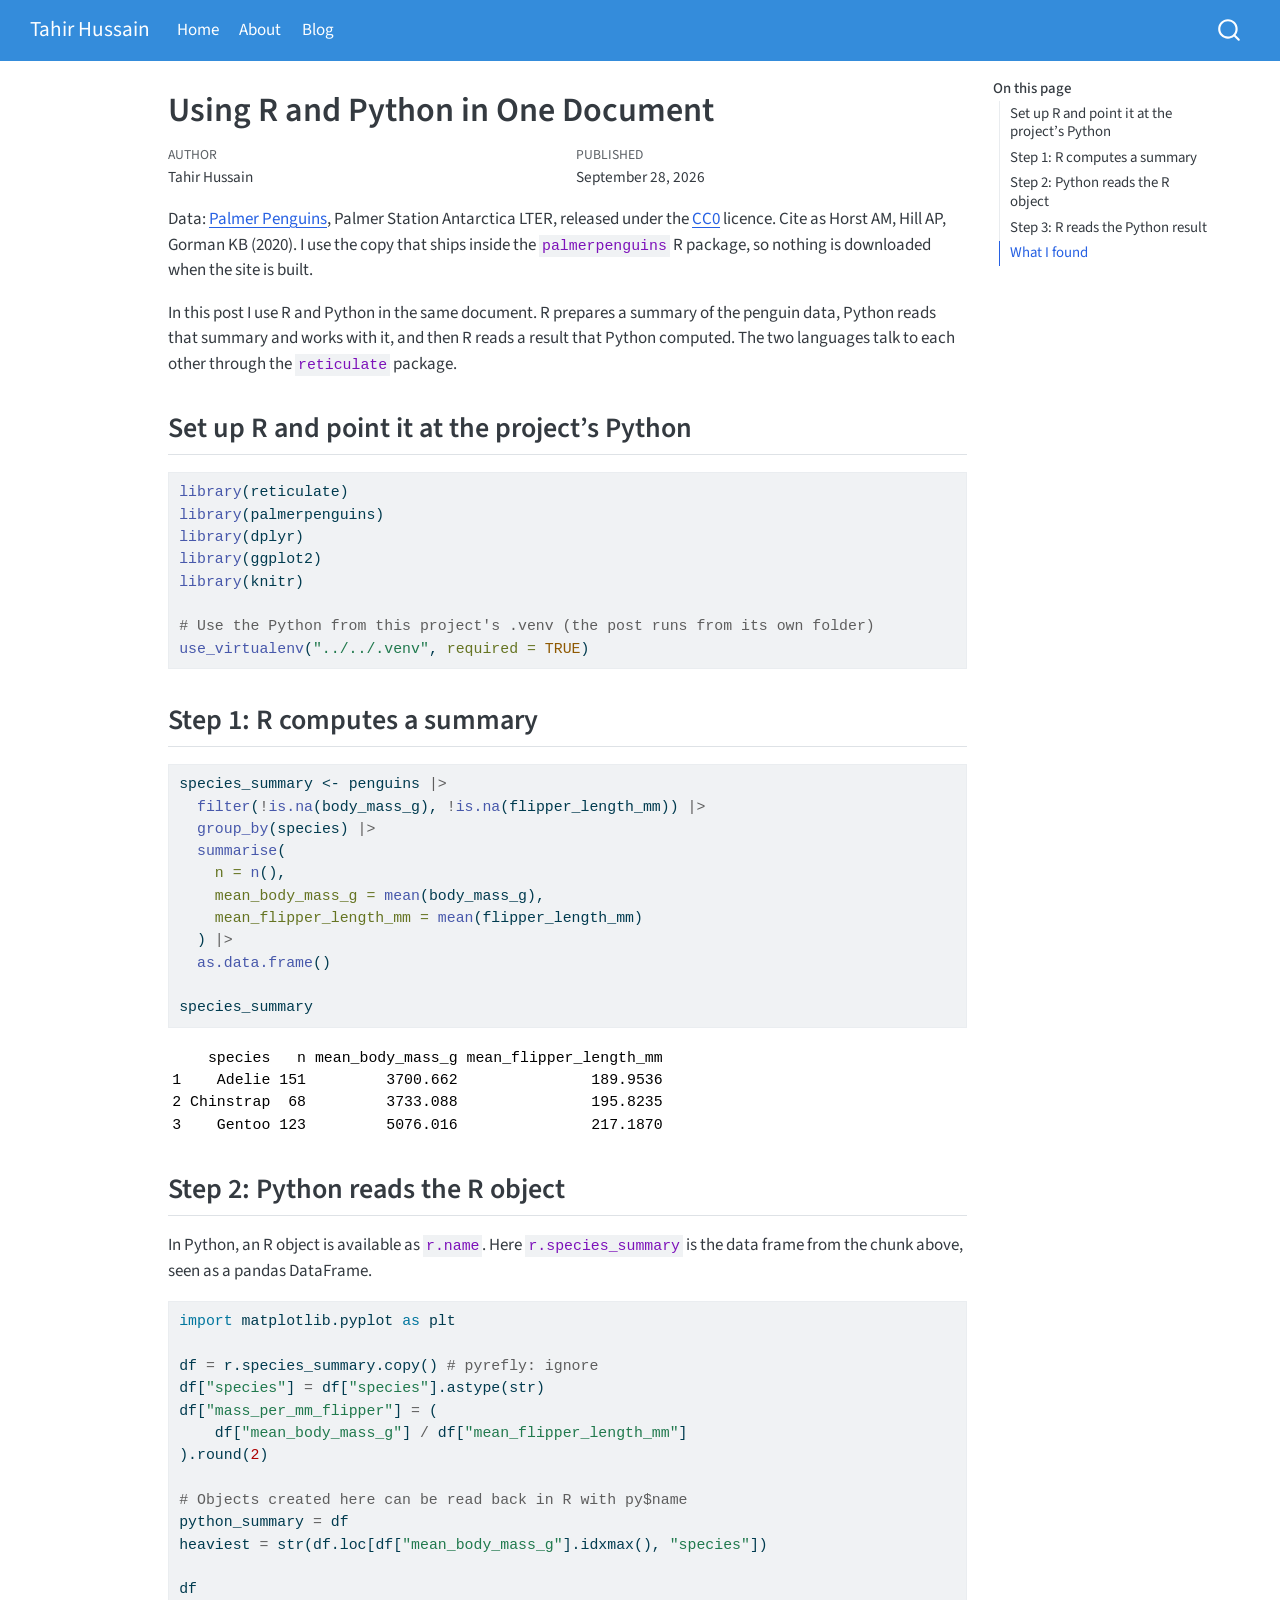
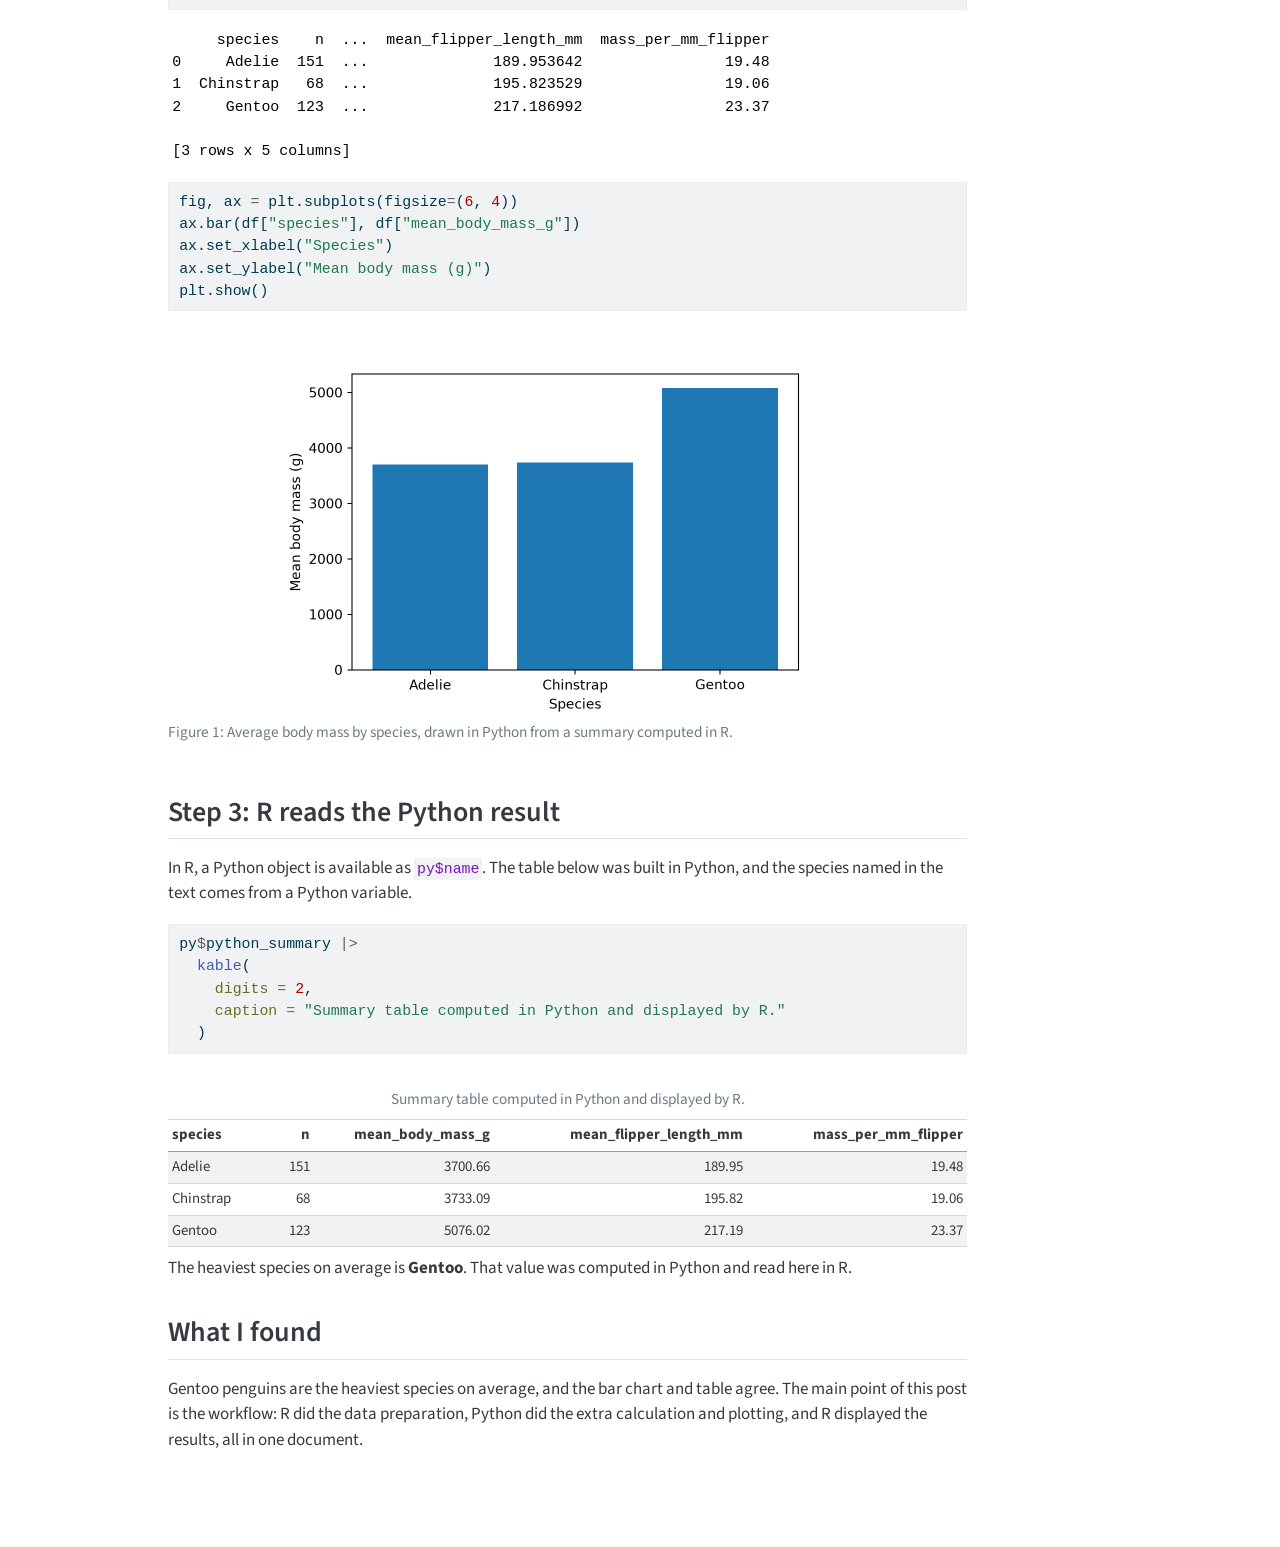
<file: docs/posts/r-and-python/index.html>
<!DOCTYPE html>
<html xmlns="http://www.w3.org/1999/xhtml" lang="en" xml:lang="en"><head>

<meta charset="utf-8">
<meta name="generator" content="quarto-1.10.18">

<meta name="viewport" content="width=device-width, initial-scale=1.0, user-scalable=yes">

<meta name="author" content="Tahir Hussain">
<meta name="dcterms.date" content="2026-09-28">

<title>Using R and Python in One Document – Tahir Hussain</title>
<style>
/* Default styles provided by pandoc.
** See https://pandoc.org/MANUAL.html#variables-for-html for config info.
*/
span.smallcaps{font-variant: small-caps;}
div.columns{display: flex; gap: 1.5em;}
div.column{flex: auto;}
@media screen {
div.columns{gap: min(4vw, 1.5em);}
div.column{overflow-x: auto;}
}
div.hanging-indent{margin-left: 1.5em; text-indent: -1.5em;}
ul.task-list{list-style: none;}
ul.task-list li input[type="checkbox"] {
  width: 0.8em;
  margin: 0 0.8em 0.2em -1em; /* quarto-specific, see https://github.com/quarto-dev/quarto-cli/issues/4556 */ 
  vertical-align: middle;
}
/* CSS for syntax highlighting */
html { -webkit-text-size-adjust: 100%; }
pre > code.sourceCode { white-space: pre; position: relative; }
pre > code.sourceCode > span { display: inline-block; line-height: 1.25; }
pre > code.sourceCode > span:empty { height: 1.2em; }
.sourceCode { overflow: visible; }
code.sourceCode > span { color: inherit; text-decoration: inherit; }
div.sourceCode { margin: 1em 0; }
pre.sourceCode { margin: 0; }
@media screen {
div.sourceCode { overflow: auto; }
}
@media print {
pre > code.sourceCode { white-space: pre-wrap; }
pre > code.sourceCode > span { text-indent: -5em; padding-left: 5em; }
}
pre.numberSource code
  { counter-reset: source-line 0; }
pre.numberSource code > span
  { position: relative; left: -4em; counter-increment: source-line; }
pre.numberSource code > span > a:first-child::before
  { content: counter(source-line);
    position: relative; left: -1em; text-align: right; vertical-align: baseline;
    border: none; display: inline-block;
    -webkit-touch-callout: none; -webkit-user-select: none;
    -khtml-user-select: none; -moz-user-select: none;
    -ms-user-select: none; user-select: none;
    padding: 0 4px; width: 4em;
  }
pre.numberSource { margin-left: 3em;  padding-left: 4px; }
div.sourceCode
  {   }
@media screen {
pre > code.sourceCode > span > a:first-child::before { text-decoration: underline; }
}
</style>


<script src="../../site_libs/quarto-nav/quarto-nav.js"></script>
<script src="../../site_libs/quarto-nav/headroom.min.js"></script>
<script src="../../site_libs/clipboard/clipboard.min.js"></script>
<script src="../../site_libs/quarto-search/autocomplete.umd.js"></script>
<script src="../../site_libs/quarto-search/fuse.min.js"></script>
<script src="../../site_libs/quarto-search/quarto-search.js"></script>
<meta name="quarto:offset" content="../../">
<script src="../../site_libs/quarto-html/quarto.js" type="module"></script>
<script src="../../site_libs/quarto-html/tabsets/tabsets.js" type="module"></script>
<script src="../../site_libs/quarto-html/popper.min.js"></script>
<script src="../../site_libs/quarto-html/tippy.umd.min.js"></script>
<script src="../../site_libs/quarto-html/anchor.min.js"></script>
<link href="../../site_libs/quarto-html/tippy.css" rel="stylesheet">
<link href="../../site_libs/quarto-html/quarto-syntax-highlighting-64a204ab8560d761af7679ceaba22944.css" rel="stylesheet" id="quarto-text-highlighting-styles">
<script src="../../site_libs/bootstrap/bootstrap.min.js"></script>
<link href="../../site_libs/bootstrap/bootstrap-icons.css" rel="stylesheet">
<link href="../../site_libs/bootstrap/bootstrap-eed9d72451b7341f01c4e97e38f045b6.min.css" rel="stylesheet" append-hash="true" id="quarto-bootstrap" data-mode="light">
<script id="quarto-search-options" type="application/json">{
  "location": "navbar",
  "copy-button": false,
  "collapse-after": 3,
  "panel-placement": "end",
  "type": "overlay",
  "limit": 50,
  "keyboard-shortcut": [
    "f",
    "/",
    "s"
  ],
  "show-item-context": false,
  "language": {
    "search-no-results-text": "No results",
    "search-matching-documents-text": "matching documents",
    "search-copy-link-title": "Copy link to search",
    "search-hide-matches-text": "Hide additional matches",
    "search-more-match-text": "more match in this document",
    "search-more-matches-text": "more matches in this document",
    "search-clear-button-title": "Clear",
    "search-text-placeholder": "",
    "search-detached-cancel-button-title": "Cancel",
    "search-submit-button-title": "Submit",
    "search-label": "Search"
  }
}</script>


<link rel="stylesheet" href="../../styles.css">
</head>

<body class="nav-fixed quarto-light">

<div id="quarto-search-results"></div>
  <header id="quarto-header" class="headroom fixed-top">
    <nav class="navbar navbar-expand-lg " data-bs-theme="dark">
      <div class="navbar-container container-fluid">
      <div class="navbar-brand-container mx-auto">
    <a class="navbar-brand" href="../../index.html">
    <span class="navbar-title">Tahir Hussain</span>
    </a>
  </div>
            <div id="quarto-search" class="" title="Search"></div>
          <button class="navbar-toggler" type="button" data-bs-toggle="collapse" data-bs-target="#navbarCollapse" aria-controls="navbarCollapse" role="menu" aria-expanded="false" aria-label="Toggle navigation" onclick="if (window.quartoToggleHeadroom) { window.quartoToggleHeadroom(); }">
  <span class="navbar-toggler-icon"></span>
</button>
          <div class="collapse navbar-collapse" id="navbarCollapse">
            <ul class="navbar-nav navbar-nav-scroll me-auto">
  <li class="nav-item">
    <a class="nav-link" href="../../index.html"> 
<span class="menu-text">Home</span></a>
  </li>  
  <li class="nav-item">
    <a class="nav-link" href="../../about.html"> 
<span class="menu-text">About</span></a>
  </li>  
  <li class="nav-item">
    <a class="nav-link" href="../../blog.html"> 
<span class="menu-text">Blog</span></a>
  </li>  
</ul>
          </div> <!-- /navcollapse -->
            <div class="quarto-navbar-tools">
</div>
      </div> <!-- /container-fluid -->
    </nav>
</header>
<!-- content -->
<div id="quarto-content" class="quarto-container page-columns page-rows-contents page-layout-article page-navbar">
<!-- sidebar -->
<!-- margin-sidebar -->
    <div id="quarto-margin-sidebar" class="sidebar margin-sidebar">
        <nav id="TOC" role="doc-toc" class="toc-active">
    <h2 id="toc-title">On this page</h2>
   
  <ul>
  <li><a href="#set-up-r-and-point-it-at-the-projects-python" id="toc-set-up-r-and-point-it-at-the-projects-python" class="nav-link active" data-scroll-target="#set-up-r-and-point-it-at-the-projects-python">Set up R and point it at the project’s Python</a></li>
  <li><a href="#step-1-r-computes-a-summary" id="toc-step-1-r-computes-a-summary" class="nav-link" data-scroll-target="#step-1-r-computes-a-summary">Step 1: R computes a summary</a></li>
  <li><a href="#step-2-python-reads-the-r-object" id="toc-step-2-python-reads-the-r-object" class="nav-link" data-scroll-target="#step-2-python-reads-the-r-object">Step 2: Python reads the R object</a></li>
  <li><a href="#step-3-r-reads-the-python-result" id="toc-step-3-r-reads-the-python-result" class="nav-link" data-scroll-target="#step-3-r-reads-the-python-result">Step 3: R reads the Python result</a></li>
  <li><a href="#what-i-found" id="toc-what-i-found" class="nav-link" data-scroll-target="#what-i-found">What I found</a></li>
  </ul>
</nav>
    </div>
<!-- main -->
<main class="content" id="quarto-document-content">

<header id="title-block-header" class="quarto-title-block default">
<div class="quarto-title">
<h1 class="title">Using R and Python in One Document</h1>
</div>



<div class="quarto-title-meta">

    <div>
    <div class="quarto-title-meta-heading">Author</div>
    <div class="quarto-title-meta-contents">
             <p>Tahir Hussain </p>
          </div>
  </div>
    
    <div>
    <div class="quarto-title-meta-heading">Published</div>
    <div class="quarto-title-meta-contents">
      <p class="date">September 28, 2026</p>
    </div>
  </div>
  
    
  </div>
  


</header>


<p>Data: <a href="https://allisonhorst.github.io/palmerpenguins/">Palmer Penguins</a>, Palmer Station Antarctica LTER, released under the <a href="https://creativecommons.org/publicdomain/zero/1.0/">CC0</a> licence. Cite as Horst AM, Hill AP, Gorman KB (2020). I use the copy that ships inside the <code>palmerpenguins</code> R package, so nothing is downloaded when the site is built.</p>
<p>In this post I use R and Python in the same document. R prepares a summary of the penguin data, Python reads that summary and works with it, and then R reads a result that Python computed. The two languages talk to each other through the <code>reticulate</code> package.</p>
<section id="set-up-r-and-point-it-at-the-projects-python" class="level2">
<h2 class="anchored" data-anchor-id="set-up-r-and-point-it-at-the-projects-python">Set up R and point it at the project’s Python</h2>
<div class="cell">
<div class="code-copy-outer-scaffold"><div class="sourceCode cell-code" id="cb1"><pre class="sourceCode r code-with-copy"><code class="sourceCode r"><span id="cb1-1"><a href="#cb1-1" aria-hidden="true" tabindex="-1"></a><span class="fu">library</span>(reticulate)</span>
<span id="cb1-2"><a href="#cb1-2" aria-hidden="true" tabindex="-1"></a><span class="fu">library</span>(palmerpenguins)</span>
<span id="cb1-3"><a href="#cb1-3" aria-hidden="true" tabindex="-1"></a><span class="fu">library</span>(dplyr)</span>
<span id="cb1-4"><a href="#cb1-4" aria-hidden="true" tabindex="-1"></a><span class="fu">library</span>(ggplot2)</span>
<span id="cb1-5"><a href="#cb1-5" aria-hidden="true" tabindex="-1"></a><span class="fu">library</span>(knitr)</span>
<span id="cb1-6"><a href="#cb1-6" aria-hidden="true" tabindex="-1"></a></span>
<span id="cb1-7"><a href="#cb1-7" aria-hidden="true" tabindex="-1"></a><span class="co"># Use the Python from this project's .venv (the post runs from its own folder)</span></span>
<span id="cb1-8"><a href="#cb1-8" aria-hidden="true" tabindex="-1"></a><span class="fu">use_virtualenv</span>(<span class="st">"../../.venv"</span>, <span class="at">required =</span> <span class="cn">TRUE</span>)</span></code></pre></div><button title="Copy to Clipboard" class="code-copy-button"><i class="bi"></i></button></div>
</div>
</section>
<section id="step-1-r-computes-a-summary" class="level2">
<h2 class="anchored" data-anchor-id="step-1-r-computes-a-summary">Step 1: R computes a summary</h2>
<div class="cell">
<div class="code-copy-outer-scaffold"><div class="sourceCode cell-code" id="cb2"><pre class="sourceCode r code-with-copy"><code class="sourceCode r"><span id="cb2-1"><a href="#cb2-1" aria-hidden="true" tabindex="-1"></a>species_summary <span class="ot">&lt;-</span> penguins <span class="sc">|&gt;</span></span>
<span id="cb2-2"><a href="#cb2-2" aria-hidden="true" tabindex="-1"></a>  <span class="fu">filter</span>(<span class="sc">!</span><span class="fu">is.na</span>(body_mass_g), <span class="sc">!</span><span class="fu">is.na</span>(flipper_length_mm)) <span class="sc">|&gt;</span></span>
<span id="cb2-3"><a href="#cb2-3" aria-hidden="true" tabindex="-1"></a>  <span class="fu">group_by</span>(species) <span class="sc">|&gt;</span></span>
<span id="cb2-4"><a href="#cb2-4" aria-hidden="true" tabindex="-1"></a>  <span class="fu">summarise</span>(</span>
<span id="cb2-5"><a href="#cb2-5" aria-hidden="true" tabindex="-1"></a>    <span class="at">n =</span> <span class="fu">n</span>(),</span>
<span id="cb2-6"><a href="#cb2-6" aria-hidden="true" tabindex="-1"></a>    <span class="at">mean_body_mass_g =</span> <span class="fu">mean</span>(body_mass_g),</span>
<span id="cb2-7"><a href="#cb2-7" aria-hidden="true" tabindex="-1"></a>    <span class="at">mean_flipper_length_mm =</span> <span class="fu">mean</span>(flipper_length_mm)</span>
<span id="cb2-8"><a href="#cb2-8" aria-hidden="true" tabindex="-1"></a>  ) <span class="sc">|&gt;</span></span>
<span id="cb2-9"><a href="#cb2-9" aria-hidden="true" tabindex="-1"></a>  <span class="fu">as.data.frame</span>()</span>
<span id="cb2-10"><a href="#cb2-10" aria-hidden="true" tabindex="-1"></a></span>
<span id="cb2-11"><a href="#cb2-11" aria-hidden="true" tabindex="-1"></a>species_summary</span></code></pre></div><button title="Copy to Clipboard" class="code-copy-button"><i class="bi"></i></button></div>
<div class="cell-output cell-output-stdout">
<pre><code>    species   n mean_body_mass_g mean_flipper_length_mm
1    Adelie 151         3700.662               189.9536
2 Chinstrap  68         3733.088               195.8235
3    Gentoo 123         5076.016               217.1870</code></pre>
</div>
</div>
</section>
<section id="step-2-python-reads-the-r-object" class="level2">
<h2 class="anchored" data-anchor-id="step-2-python-reads-the-r-object">Step 2: Python reads the R object</h2>
<p>In Python, an R object is available as <code>r.name</code>. Here <code>r.species_summary</code> is the data frame from the chunk above, seen as a pandas DataFrame.</p>
<div class="cell">
<div class="code-copy-outer-scaffold"><div class="sourceCode cell-code" id="cb4"><pre class="sourceCode python code-with-copy"><code class="sourceCode python"><span id="cb4-1"><a href="#cb4-1" aria-hidden="true" tabindex="-1"></a><span class="im">import</span> matplotlib.pyplot <span class="im">as</span> plt</span>
<span id="cb4-2"><a href="#cb4-2" aria-hidden="true" tabindex="-1"></a></span>
<span id="cb4-3"><a href="#cb4-3" aria-hidden="true" tabindex="-1"></a>df <span class="op">=</span> r.species_summary.copy() <span class="co"># pyrefly: ignore</span></span>
<span id="cb4-4"><a href="#cb4-4" aria-hidden="true" tabindex="-1"></a>df[<span class="st">"species"</span>] <span class="op">=</span> df[<span class="st">"species"</span>].astype(<span class="bu">str</span>)</span>
<span id="cb4-5"><a href="#cb4-5" aria-hidden="true" tabindex="-1"></a>df[<span class="st">"mass_per_mm_flipper"</span>] <span class="op">=</span> (</span>
<span id="cb4-6"><a href="#cb4-6" aria-hidden="true" tabindex="-1"></a>    df[<span class="st">"mean_body_mass_g"</span>] <span class="op">/</span> df[<span class="st">"mean_flipper_length_mm"</span>]</span>
<span id="cb4-7"><a href="#cb4-7" aria-hidden="true" tabindex="-1"></a>).<span class="bu">round</span>(<span class="dv">2</span>)</span>
<span id="cb4-8"><a href="#cb4-8" aria-hidden="true" tabindex="-1"></a></span>
<span id="cb4-9"><a href="#cb4-9" aria-hidden="true" tabindex="-1"></a><span class="co"># Objects created here can be read back in R with py$name</span></span>
<span id="cb4-10"><a href="#cb4-10" aria-hidden="true" tabindex="-1"></a>python_summary <span class="op">=</span> df</span>
<span id="cb4-11"><a href="#cb4-11" aria-hidden="true" tabindex="-1"></a>heaviest <span class="op">=</span> <span class="bu">str</span>(df.loc[df[<span class="st">"mean_body_mass_g"</span>].idxmax(), <span class="st">"species"</span>])</span>
<span id="cb4-12"><a href="#cb4-12" aria-hidden="true" tabindex="-1"></a></span>
<span id="cb4-13"><a href="#cb4-13" aria-hidden="true" tabindex="-1"></a>df</span></code></pre></div><button title="Copy to Clipboard" class="code-copy-button"><i class="bi"></i></button></div>
<div class="cell-output cell-output-stdout">
<pre><code>     species    n  ...  mean_flipper_length_mm  mass_per_mm_flipper
0     Adelie  151  ...              189.953642                19.48
1  Chinstrap   68  ...              195.823529                19.06
2     Gentoo  123  ...              217.186992                23.37

[3 rows x 5 columns]</code></pre>
</div>
</div>
<div class="cell">
<div class="code-copy-outer-scaffold"><div class="sourceCode cell-code" id="cb6"><pre class="sourceCode python code-with-copy"><code class="sourceCode python"><span id="cb6-1"><a href="#cb6-1" aria-hidden="true" tabindex="-1"></a>fig, ax <span class="op">=</span> plt.subplots(figsize<span class="op">=</span>(<span class="dv">6</span>, <span class="dv">4</span>))</span>
<span id="cb6-2"><a href="#cb6-2" aria-hidden="true" tabindex="-1"></a>ax.bar(df[<span class="st">"species"</span>], df[<span class="st">"mean_body_mass_g"</span>])</span>
<span id="cb6-3"><a href="#cb6-3" aria-hidden="true" tabindex="-1"></a>ax.set_xlabel(<span class="st">"Species"</span>)</span>
<span id="cb6-4"><a href="#cb6-4" aria-hidden="true" tabindex="-1"></a>ax.set_ylabel(<span class="st">"Mean body mass (g)"</span>)</span>
<span id="cb6-5"><a href="#cb6-5" aria-hidden="true" tabindex="-1"></a>plt.show()</span></code></pre></div><button title="Copy to Clipboard" class="code-copy-button"><i class="bi"></i></button></div>
<div class="cell-output-display">
<div id="fig-python-bar" class="quarto-float quarto-figure quarto-figure-center anchored">
<figure class="quarto-float quarto-float-fig figure">
<div aria-describedby="fig-python-bar-caption-0ceaefa1-69ba-4598-a22c-09a6ac19f8ca">
<img src="index_files/figure-html/fig-python-bar-1.png" class="img-fluid figure-img" width="576">
</div>
<figcaption class="quarto-float-caption-bottom quarto-float-caption quarto-float-fig" id="fig-python-bar-caption-0ceaefa1-69ba-4598-a22c-09a6ac19f8ca">
Figure&nbsp;1: Average body mass by species, drawn in Python from a summary computed in R.
</figcaption>
</figure>
</div>
</div>
</div>
</section>
<section id="step-3-r-reads-the-python-result" class="level2">
<h2 class="anchored" data-anchor-id="step-3-r-reads-the-python-result">Step 3: R reads the Python result</h2>
<p>In R, a Python object is available as <code>py$name</code>. The table below was built in Python, and the species named in the text comes from a Python variable.</p>
<div class="cell">
<div class="code-copy-outer-scaffold"><div class="sourceCode cell-code" id="cb7"><pre class="sourceCode r code-with-copy"><code class="sourceCode r"><span id="cb7-1"><a href="#cb7-1" aria-hidden="true" tabindex="-1"></a>py<span class="sc">$</span>python_summary <span class="sc">|&gt;</span></span>
<span id="cb7-2"><a href="#cb7-2" aria-hidden="true" tabindex="-1"></a>  <span class="fu">kable</span>(</span>
<span id="cb7-3"><a href="#cb7-3" aria-hidden="true" tabindex="-1"></a>    <span class="at">digits =</span> <span class="dv">2</span>,</span>
<span id="cb7-4"><a href="#cb7-4" aria-hidden="true" tabindex="-1"></a>    <span class="at">caption =</span> <span class="st">"Summary table computed in Python and displayed by R."</span></span>
<span id="cb7-5"><a href="#cb7-5" aria-hidden="true" tabindex="-1"></a>  )</span></code></pre></div><button title="Copy to Clipboard" class="code-copy-button"><i class="bi"></i></button></div>
<div class="cell-output-display">
<table class="caption-top table table-sm table-striped small">
<caption>Summary table computed in Python and displayed by R.</caption>
<colgroup>
<col style="width: 13%">
<col style="width: 5%">
<col style="width: 22%">
<col style="width: 31%">
<col style="width: 27%">
</colgroup>
<thead>
<tr class="header">
<th style="text-align: left;">species</th>
<th style="text-align: right;">n</th>
<th style="text-align: right;">mean_body_mass_g</th>
<th style="text-align: right;">mean_flipper_length_mm</th>
<th style="text-align: right;">mass_per_mm_flipper</th>
</tr>
</thead>
<tbody>
<tr class="odd">
<td style="text-align: left;">Adelie</td>
<td style="text-align: right;">151</td>
<td style="text-align: right;">3700.66</td>
<td style="text-align: right;">189.95</td>
<td style="text-align: right;">19.48</td>
</tr>
<tr class="even">
<td style="text-align: left;">Chinstrap</td>
<td style="text-align: right;">68</td>
<td style="text-align: right;">3733.09</td>
<td style="text-align: right;">195.82</td>
<td style="text-align: right;">19.06</td>
</tr>
<tr class="odd">
<td style="text-align: left;">Gentoo</td>
<td style="text-align: right;">123</td>
<td style="text-align: right;">5076.02</td>
<td style="text-align: right;">217.19</td>
<td style="text-align: right;">23.37</td>
</tr>
</tbody>
</table>
</div>
</div>
<p>The heaviest species on average is <strong>Gentoo</strong>. That value was computed in Python and read here in R.</p>
</section>
<section id="what-i-found" class="level2">
<h2 class="anchored" data-anchor-id="what-i-found">What I found</h2>
<p>Gentoo penguins are the heaviest species on average, and the bar chart and table agree. The main point of this post is the workflow: R did the data preparation, Python did the extra calculation and plotting, and R displayed the results, all in one document.</p>


</section>

</main> <!-- /main -->
<script id="quarto-html-after-body" type="application/javascript">
  window.document.addEventListener("DOMContentLoaded", function (event) {
    const icon = "";
    const anchorJS = new window.AnchorJS();
    anchorJS.options = {
      placement: 'right',
      icon: icon
    };
    anchorJS.add('.anchored');
    const isCodeAnnotation = (el) => {
      for (const clz of el.classList) {
        if (clz.startsWith('code-annotation-')) {                     
          return true;
        }
      }
      return false;
    }
    const onCopySuccess = function(e) {
      // button target
      const button = e.trigger;
      // don't keep focus
      button.blur();
      // flash "checked"
      button.classList.add('code-copy-button-checked');
      var currentTitle = button.getAttribute("title");
      button.setAttribute("title", "Copied!");
      let tooltip;
      if (window.bootstrap) {
        button.setAttribute("data-bs-toggle", "tooltip");
        button.setAttribute("data-bs-placement", "left");
        button.setAttribute("data-bs-title", "Copied!");
        tooltip = new bootstrap.Tooltip(button, 
          { trigger: "manual", 
            customClass: "code-copy-button-tooltip",
            offset: [0, -8]});
        tooltip.show();    
      }
      setTimeout(function() {
        if (tooltip) {
          tooltip.hide();
          button.removeAttribute("data-bs-title");
          button.removeAttribute("data-bs-toggle");
          button.removeAttribute("data-bs-placement");
        }
        button.setAttribute("title", currentTitle);
        button.classList.remove('code-copy-button-checked');
      }, 1000);
      // clear code selection
      e.clearSelection();
    }
    const getTextToCopy = function(trigger) {
      const outerScaffold = trigger.parentElement.cloneNode(true);
      const codeEl = outerScaffold.querySelector('code');
      for (const childEl of codeEl.children) {
        if (isCodeAnnotation(childEl)) {
          childEl.remove();
        }
      }
      return codeEl.innerText;
    }
    const clipboard = new window.ClipboardJS('.code-copy-button:not([data-in-quarto-modal])', {
      text: getTextToCopy
    });
    clipboard.on('success', onCopySuccess);
    if (window.document.getElementById('quarto-embedded-source-code-modal')) {
      const clipboardModal = new window.ClipboardJS('.code-copy-button[data-in-quarto-modal]', {
        text: getTextToCopy,
        container: window.document.getElementById('quarto-embedded-source-code-modal')
      });
      clipboardModal.on('success', onCopySuccess);
    }
      var localhostRegex = new RegExp(/^(?:http|https):\/\/localhost\:?[0-9]*\//);
      var mailtoRegex = new RegExp(/^mailto:/);
        var filterRegex = new RegExp('/' + window.location.host + '/');
      var isInternal = (href) => {
          return filterRegex.test(href) || localhostRegex.test(href) || mailtoRegex.test(href);
      }
      // Inspect non-navigation links and adorn them if external
     var links = window.document.querySelectorAll('a[href]:not(.nav-link):not(.navbar-brand):not(.toc-action):not(.sidebar-link):not(.sidebar-item-toggle):not(.pagination-link):not(.no-external):not([aria-hidden]):not(.dropdown-item):not(.quarto-navigation-tool):not(.about-link)');
      for (var i=0; i<links.length; i++) {
        const link = links[i];
        if (!isInternal(link.href)) {
          // undo the damage that might have been done by quarto-nav.js in the case of
          // links that we want to consider external
          if (link.dataset.originalHref !== undefined) {
            link.href = link.dataset.originalHref;
          }
        }
      }
    function tippyHover(el, contentFn, onTriggerFn, onUntriggerFn) {
      const config = {
        allowHTML: true,
        maxWidth: 500,
        delay: 100,
        arrow: false,
        appendTo: function(el) {
            return el.parentElement;
        },
        interactive: true,
        interactiveBorder: 10,
        theme: 'quarto',
        placement: 'bottom-start',
      };
      if (contentFn) {
        config.content = contentFn;
      }
      if (onTriggerFn) {
        config.onTrigger = onTriggerFn;
      }
      if (onUntriggerFn) {
        config.onUntrigger = onUntriggerFn;
      }
      window.tippy(el, config); 
    }
    const noterefs = window.document.querySelectorAll('a[role="doc-noteref"]');
    for (var i=0; i<noterefs.length; i++) {
      const ref = noterefs[i];
      tippyHover(ref, function() {
        // use id or data attribute instead here
        let href = ref.getAttribute('data-footnote-href') || ref.getAttribute('href');
        try { href = new URL(href).hash; } catch {}
        const id = href.replace(/^#\/?/, "");
        const note = window.document.getElementById(id);
        if (note) {
          return note.innerHTML;
        } else {
          return "";
        }
      });
    }
    const xrefs = window.document.querySelectorAll('a.quarto-xref');
    const processXRef = (id, note) => {
      // Strip column container classes
      const stripColumnClz = (el) => {
        el.classList.remove("page-full", "page-columns");
        if (el.children) {
          for (const child of el.children) {
            stripColumnClz(child);
          }
        }
      }
      stripColumnClz(note)
      if (id === null || id.startsWith('sec-')) {
        // Special case sections, only their first couple elements
        const container = document.createElement("div");
        if (note.children && note.children.length > 2) {
          container.appendChild(note.children[0].cloneNode(true));
          for (let i = 1; i < note.children.length; i++) {
            const child = note.children[i];
            if (child.tagName === "P" && child.innerText === "") {
              continue;
            } else {
              container.appendChild(child.cloneNode(true));
              break;
            }
          }
          if (window.Quarto?.typesetMath) {
            window.Quarto.typesetMath(container);
          }
          return container.innerHTML
        } else {
          if (window.Quarto?.typesetMath) {
            window.Quarto.typesetMath(note);
          }
          return note.innerHTML;
        }
      } else {
        // Remove any anchor links if they are present
        const anchorLink = note.querySelector('a.anchorjs-link');
        if (anchorLink) {
          anchorLink.remove();
        }
        if (window.Quarto?.typesetMath) {
          window.Quarto.typesetMath(note);
        }
        if (note.classList.contains("callout")) {
          return note.outerHTML;
        } else {
          return note.innerHTML;
        }
      }
    }
    for (var i=0; i<xrefs.length; i++) {
      const xref = xrefs[i];
      tippyHover(xref, undefined, function(instance) {
        instance.disable();
        let url = xref.getAttribute('href');
        let hash = undefined; 
        if (url.startsWith('#')) {
          hash = url;
        } else {
          try { hash = new URL(url).hash; } catch {}
        }
        if (hash) {
          const id = hash.replace(/^#\/?/, "");
          const note = window.document.getElementById(id);
          if (note !== null) {
            try {
              const html = processXRef(id, note.cloneNode(true));
              instance.setContent(html);
            } finally {
              instance.enable();
              instance.show();
            }
          } else {
            // See if we can fetch this
            fetch(url.split('#')[0])
            .then(res => res.text())
            .then(html => {
              const parser = new DOMParser();
              const htmlDoc = parser.parseFromString(html, "text/html");
              const note = htmlDoc.getElementById(id);
              if (note !== null) {
                const html = processXRef(id, note);
                instance.setContent(html);
              } 
            }).finally(() => {
              instance.enable();
              instance.show();
            });
          }
        } else {
          // See if we can fetch a full url (with no hash to target)
          // This is a special case and we should probably do some content thinning / targeting
          fetch(url)
          .then(res => res.text())
          .then(html => {
            const parser = new DOMParser();
            const htmlDoc = parser.parseFromString(html, "text/html");
            const note = htmlDoc.querySelector('main.content');
            if (note !== null) {
              // This should only happen for chapter cross references
              // (since there is no id in the URL)
              // remove the first header
              if (note.children.length > 0 && note.children[0].tagName === "HEADER") {
                note.children[0].remove();
              }
              const html = processXRef(null, note);
              instance.setContent(html);
            } 
          }).finally(() => {
            instance.enable();
            instance.show();
          });
        }
      }, function(instance) {
      });
    }
        let selectedAnnoteEl;
        const selectorForAnnotation = ( cell, annotation) => {
          let cellAttr = 'data-code-cell="' + cell + '"';
          let lineAttr = 'data-code-annotation="' +  annotation + '"';
          const selector = 'span[' + cellAttr + '][' + lineAttr + ']';
          return selector;
        }
        const selectCodeLines = (annoteEl) => {
          const doc = window.document;
          const targetCell = annoteEl.getAttribute("data-target-cell");
          const targetAnnotation = annoteEl.getAttribute("data-target-annotation");
          const annoteSpan = window.document.querySelector(selectorForAnnotation(targetCell, targetAnnotation));
          const lines = annoteSpan.getAttribute("data-code-lines").split(",");
          const lineIds = lines.map((line) => {
            return targetCell + "-" + line;
          })
          let top = null;
          let height = null;
          let parent = null;
          if (lineIds.length > 0) {
              //compute the position of the single el (top and bottom and make a div)
              const el = window.document.getElementById(lineIds[0]);
              top = el.offsetTop;
              height = el.offsetHeight;
              parent = el.parentElement.parentElement;
            if (lineIds.length > 1) {
              const lastEl = window.document.getElementById(lineIds[lineIds.length - 1]);
              const bottom = lastEl.offsetTop + lastEl.offsetHeight;
              height = bottom - top;
            }
            if (top !== null && height !== null && parent !== null) {
              // cook up a div (if necessary) and position it 
              let div = window.document.getElementById("code-annotation-line-highlight");
              if (div === null) {
                div = window.document.createElement("div");
                div.setAttribute("id", "code-annotation-line-highlight");
                div.style.position = 'absolute';
                parent.appendChild(div);
              }
              div.style.top = top - 2 + "px";
              div.style.height = height + 4 + "px";
              div.style.left = 0;
              let gutterDiv = window.document.getElementById("code-annotation-line-highlight-gutter");
              if (gutterDiv === null) {
                gutterDiv = window.document.createElement("div");
                gutterDiv.setAttribute("id", "code-annotation-line-highlight-gutter");
                gutterDiv.style.position = 'absolute';
                const codeCell = window.document.getElementById(targetCell);
                const gutter = codeCell.querySelector('.code-annotation-gutter');
                gutter.appendChild(gutterDiv);
              }
              gutterDiv.style.top = top - 2 + "px";
              gutterDiv.style.height = height + 4 + "px";
            }
            selectedAnnoteEl = annoteEl;
          }
        };
        const unselectCodeLines = () => {
          const elementsIds = ["code-annotation-line-highlight", "code-annotation-line-highlight-gutter"];
          elementsIds.forEach((elId) => {
            const div = window.document.getElementById(elId);
            if (div) {
              div.remove();
            }
          });
          selectedAnnoteEl = undefined;
        };
          // Handle positioning of the toggle
      window.addEventListener(
        "resize",
        throttle(() => {
          elRect = undefined;
          if (selectedAnnoteEl) {
            selectCodeLines(selectedAnnoteEl);
          }
        }, 10)
      );
      function throttle(fn, ms) {
      let throttle = false;
      let timer;
        return (...args) => {
          if(!throttle) { // first call gets through
              fn.apply(this, args);
              throttle = true;
          } else { // all the others get throttled
              if(timer) clearTimeout(timer); // cancel #2
              timer = setTimeout(() => {
                fn.apply(this, args);
                timer = throttle = false;
              }, ms);
          }
        };
      }
        // Attach click handler to the DT
        const annoteDls = window.document.querySelectorAll('dt[data-target-cell]');
        for (const annoteDlNode of annoteDls) {
          annoteDlNode.addEventListener('click', (event) => {
            const clickedEl = event.target;
            if (clickedEl !== selectedAnnoteEl) {
              unselectCodeLines();
              const activeEl = window.document.querySelector('dt[data-target-cell].code-annotation-active');
              if (activeEl) {
                activeEl.classList.remove('code-annotation-active');
              }
              selectCodeLines(clickedEl);
              clickedEl.classList.add('code-annotation-active');
            } else {
              // Unselect the line
              unselectCodeLines();
              clickedEl.classList.remove('code-annotation-active');
            }
          });
        }
    const findCites = (el) => {
      const parentEl = el.parentElement;
      if (parentEl) {
        const cites = parentEl.dataset.cites;
        if (cites) {
          return {
            el,
            cites: cites.split(' ')
          };
        } else {
          return findCites(el.parentElement)
        }
      } else {
        return undefined;
      }
    };
    var bibliorefs = window.document.querySelectorAll('a[role="doc-biblioref"]');
    for (var i=0; i<bibliorefs.length; i++) {
      const ref = bibliorefs[i];
      const citeInfo = findCites(ref);
      if (citeInfo) {
        tippyHover(citeInfo.el, function() {
          var popup = window.document.createElement('div');
          citeInfo.cites.forEach(function(cite) {
            var citeDiv = window.document.createElement('div');
            citeDiv.classList.add('hanging-indent');
            citeDiv.classList.add('csl-entry');
            var biblioDiv = window.document.getElementById('ref-' + cite);
            if (biblioDiv) {
              citeDiv.innerHTML = biblioDiv.innerHTML;
            }
            popup.appendChild(citeDiv);
          });
          return popup.innerHTML;
        });
      }
    }
  });
  </script>
</div> <!-- /content -->




</body></html>
</file>
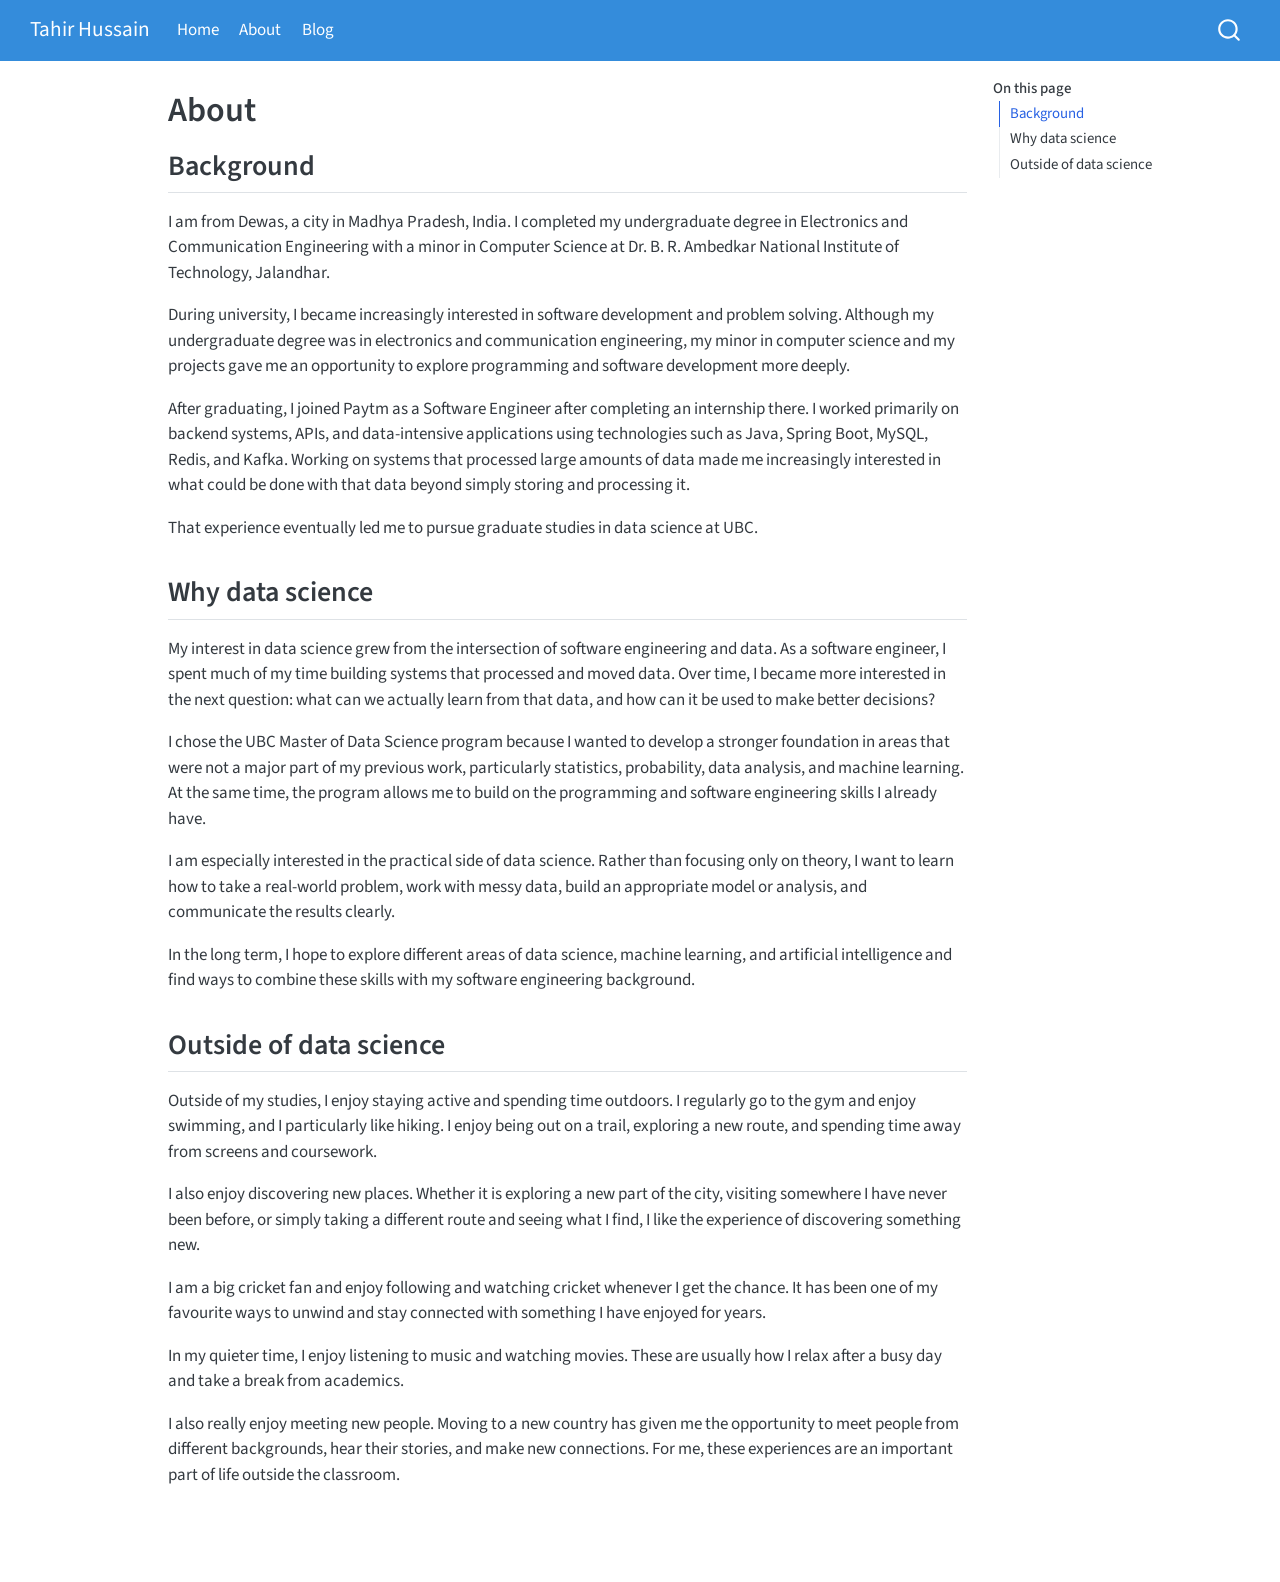
<file: docs/about.html>
<!DOCTYPE html>
<html xmlns="http://www.w3.org/1999/xhtml" lang="en" xml:lang="en"><head>

<meta charset="utf-8">
<meta name="generator" content="quarto-1.10.18">

<meta name="viewport" content="width=device-width, initial-scale=1.0, user-scalable=yes">


<title>About – Tahir Hussain</title>
<style>
/* Default styles provided by pandoc.
** See https://pandoc.org/MANUAL.html#variables-for-html for config info.
*/
span.smallcaps{font-variant: small-caps;}
div.columns{display: flex; gap: 1.5em;}
div.column{flex: auto;}
@media screen {
div.columns{gap: min(4vw, 1.5em);}
div.column{overflow-x: auto;}
}
div.hanging-indent{margin-left: 1.5em; text-indent: -1.5em;}
ul.task-list{list-style: none;}
ul.task-list li input[type="checkbox"] {
  width: 0.8em;
  margin: 0 0.8em 0.2em -1em; /* quarto-specific, see https://github.com/quarto-dev/quarto-cli/issues/4556 */ 
  vertical-align: middle;
}
</style>


<script src="site_libs/quarto-nav/quarto-nav.js"></script>
<script src="site_libs/quarto-nav/headroom.min.js"></script>
<script src="site_libs/clipboard/clipboard.min.js"></script>
<script src="site_libs/quarto-search/autocomplete.umd.js"></script>
<script src="site_libs/quarto-search/fuse.min.js"></script>
<script src="site_libs/quarto-search/quarto-search.js"></script>
<meta name="quarto:offset" content="./">
<script src="site_libs/quarto-html/quarto.js" type="module"></script>
<script src="site_libs/quarto-html/tabsets/tabsets.js" type="module"></script>
<script src="site_libs/quarto-html/popper.min.js"></script>
<script src="site_libs/quarto-html/tippy.umd.min.js"></script>
<script src="site_libs/quarto-html/anchor.min.js"></script>
<link href="site_libs/quarto-html/tippy.css" rel="stylesheet">
<link href="site_libs/quarto-html/quarto-syntax-highlighting-64a204ab8560d761af7679ceaba22944.css" rel="stylesheet" id="quarto-text-highlighting-styles">
<script src="site_libs/bootstrap/bootstrap.min.js"></script>
<link href="site_libs/bootstrap/bootstrap-icons.css" rel="stylesheet">
<link href="site_libs/bootstrap/bootstrap-eed9d72451b7341f01c4e97e38f045b6.min.css" rel="stylesheet" append-hash="true" id="quarto-bootstrap" data-mode="light">
<script id="quarto-search-options" type="application/json">{
  "location": "navbar",
  "copy-button": false,
  "collapse-after": 3,
  "panel-placement": "end",
  "type": "overlay",
  "limit": 50,
  "keyboard-shortcut": [
    "f",
    "/",
    "s"
  ],
  "show-item-context": false,
  "language": {
    "search-no-results-text": "No results",
    "search-matching-documents-text": "matching documents",
    "search-copy-link-title": "Copy link to search",
    "search-hide-matches-text": "Hide additional matches",
    "search-more-match-text": "more match in this document",
    "search-more-matches-text": "more matches in this document",
    "search-clear-button-title": "Clear",
    "search-text-placeholder": "",
    "search-detached-cancel-button-title": "Cancel",
    "search-submit-button-title": "Submit",
    "search-label": "Search"
  }
}</script>


<link rel="stylesheet" href="styles.css">
</head>

<body class="nav-fixed quarto-light">

<div id="quarto-search-results"></div>
  <header id="quarto-header" class="headroom fixed-top">
    <nav class="navbar navbar-expand-lg " data-bs-theme="dark">
      <div class="navbar-container container-fluid">
      <div class="navbar-brand-container mx-auto">
    <a class="navbar-brand" href="./index.html">
    <span class="navbar-title">Tahir Hussain</span>
    </a>
  </div>
            <div id="quarto-search" class="" title="Search"></div>
          <button class="navbar-toggler" type="button" data-bs-toggle="collapse" data-bs-target="#navbarCollapse" aria-controls="navbarCollapse" role="menu" aria-expanded="false" aria-label="Toggle navigation" onclick="if (window.quartoToggleHeadroom) { window.quartoToggleHeadroom(); }">
  <span class="navbar-toggler-icon"></span>
</button>
          <div class="collapse navbar-collapse" id="navbarCollapse">
            <ul class="navbar-nav navbar-nav-scroll me-auto">
  <li class="nav-item">
    <a class="nav-link" href="./index.html"> 
<span class="menu-text">Home</span></a>
  </li>  
  <li class="nav-item">
    <a class="nav-link active" href="./about.html" aria-current="page"> 
<span class="menu-text">About</span></a>
  </li>  
  <li class="nav-item">
    <a class="nav-link" href="./blog.html"> 
<span class="menu-text">Blog</span></a>
  </li>  
</ul>
          </div> <!-- /navcollapse -->
            <div class="quarto-navbar-tools">
</div>
      </div> <!-- /container-fluid -->
    </nav>
</header>
<!-- content -->
<div id="quarto-content" class="quarto-container page-columns page-rows-contents page-layout-article page-navbar">
<!-- sidebar -->
<!-- margin-sidebar -->
    <div id="quarto-margin-sidebar" class="sidebar margin-sidebar">
        <nav id="TOC" role="doc-toc" class="toc-active">
    <h2 id="toc-title">On this page</h2>
   
  <ul>
  <li><a href="#background" id="toc-background" class="nav-link active" data-scroll-target="#background">Background</a></li>
  <li><a href="#why-data-science" id="toc-why-data-science" class="nav-link" data-scroll-target="#why-data-science">Why data science</a></li>
  <li><a href="#outside-of-data-science" id="toc-outside-of-data-science" class="nav-link" data-scroll-target="#outside-of-data-science">Outside of data science</a></li>
  </ul>
</nav>
    </div>
<!-- main -->
<main class="content" id="quarto-document-content">

<header id="title-block-header" class="quarto-title-block default">
<div class="quarto-title">
<h1 class="title">About</h1>
</div>



<div class="quarto-title-meta">

    
  
    
  </div>
  


</header>


<section id="background" class="level2">
<h2 class="anchored" data-anchor-id="background">Background</h2>
<p>I am from Dewas, a city in Madhya Pradesh, India. I completed my undergraduate degree in Electronics and Communication Engineering with a minor in Computer Science at Dr.&nbsp;B. R. Ambedkar National Institute of Technology, Jalandhar.</p>
<p>During university, I became increasingly interested in software development and problem solving. Although my undergraduate degree was in electronics and communication engineering, my minor in computer science and my projects gave me an opportunity to explore programming and software development more deeply.</p>
<p>After graduating, I joined Paytm as a Software Engineer after completing an internship there. I worked primarily on backend systems, APIs, and data-intensive applications using technologies such as Java, Spring Boot, MySQL, Redis, and Kafka. Working on systems that processed large amounts of data made me increasingly interested in what could be done with that data beyond simply storing and processing it.</p>
<p>That experience eventually led me to pursue graduate studies in data science at UBC.</p>
</section>
<section id="why-data-science" class="level2">
<h2 class="anchored" data-anchor-id="why-data-science">Why data science</h2>
<p>My interest in data science grew from the intersection of software engineering and data. As a software engineer, I spent much of my time building systems that processed and moved data. Over time, I became more interested in the next question: what can we actually learn from that data, and how can it be used to make better decisions?</p>
<p>I chose the UBC Master of Data Science program because I wanted to develop a stronger foundation in areas that were not a major part of my previous work, particularly statistics, probability, data analysis, and machine learning. At the same time, the program allows me to build on the programming and software engineering skills I already have.</p>
<p>I am especially interested in the practical side of data science. Rather than focusing only on theory, I want to learn how to take a real-world problem, work with messy data, build an appropriate model or analysis, and communicate the results clearly.</p>
<p>In the long term, I hope to explore different areas of data science, machine learning, and artificial intelligence and find ways to combine these skills with my software engineering background.</p>
</section>
<section id="outside-of-data-science" class="level2">
<h2 class="anchored" data-anchor-id="outside-of-data-science">Outside of data science</h2>
<p>Outside of my studies, I enjoy staying active and spending time outdoors. I regularly go to the gym and enjoy swimming, and I particularly like hiking. I enjoy being out on a trail, exploring a new route, and spending time away from screens and coursework.</p>
<p>I also enjoy discovering new places. Whether it is exploring a new part of the city, visiting somewhere I have never been before, or simply taking a different route and seeing what I find, I like the experience of discovering something new.</p>
<p>I am a big cricket fan and enjoy following and watching cricket whenever I get the chance. It has been one of my favourite ways to unwind and stay connected with something I have enjoyed for years.</p>
<p>In my quieter time, I enjoy listening to music and watching movies. These are usually how I relax after a busy day and take a break from academics.</p>
<p>I also really enjoy meeting new people. Moving to a new country has given me the opportunity to meet people from different backgrounds, hear their stories, and make new connections. For me, these experiences are an important part of life outside the classroom.</p>


</section>

</main> <!-- /main -->
<script id="quarto-html-after-body" type="application/javascript">
  window.document.addEventListener("DOMContentLoaded", function (event) {
    const icon = "";
    const anchorJS = new window.AnchorJS();
    anchorJS.options = {
      placement: 'right',
      icon: icon
    };
    anchorJS.add('.anchored');
    const isCodeAnnotation = (el) => {
      for (const clz of el.classList) {
        if (clz.startsWith('code-annotation-')) {                     
          return true;
        }
      }
      return false;
    }
    const onCopySuccess = function(e) {
      // button target
      const button = e.trigger;
      // don't keep focus
      button.blur();
      // flash "checked"
      button.classList.add('code-copy-button-checked');
      var currentTitle = button.getAttribute("title");
      button.setAttribute("title", "Copied!");
      let tooltip;
      if (window.bootstrap) {
        button.setAttribute("data-bs-toggle", "tooltip");
        button.setAttribute("data-bs-placement", "left");
        button.setAttribute("data-bs-title", "Copied!");
        tooltip = new bootstrap.Tooltip(button, 
          { trigger: "manual", 
            customClass: "code-copy-button-tooltip",
            offset: [0, -8]});
        tooltip.show();    
      }
      setTimeout(function() {
        if (tooltip) {
          tooltip.hide();
          button.removeAttribute("data-bs-title");
          button.removeAttribute("data-bs-toggle");
          button.removeAttribute("data-bs-placement");
        }
        button.setAttribute("title", currentTitle);
        button.classList.remove('code-copy-button-checked');
      }, 1000);
      // clear code selection
      e.clearSelection();
    }
    const getTextToCopy = function(trigger) {
      const outerScaffold = trigger.parentElement.cloneNode(true);
      const codeEl = outerScaffold.querySelector('code');
      for (const childEl of codeEl.children) {
        if (isCodeAnnotation(childEl)) {
          childEl.remove();
        }
      }
      return codeEl.innerText;
    }
    const clipboard = new window.ClipboardJS('.code-copy-button:not([data-in-quarto-modal])', {
      text: getTextToCopy
    });
    clipboard.on('success', onCopySuccess);
    if (window.document.getElementById('quarto-embedded-source-code-modal')) {
      const clipboardModal = new window.ClipboardJS('.code-copy-button[data-in-quarto-modal]', {
        text: getTextToCopy,
        container: window.document.getElementById('quarto-embedded-source-code-modal')
      });
      clipboardModal.on('success', onCopySuccess);
    }
      var localhostRegex = new RegExp(/^(?:http|https):\/\/localhost\:?[0-9]*\//);
      var mailtoRegex = new RegExp(/^mailto:/);
        var filterRegex = new RegExp('/' + window.location.host + '/');
      var isInternal = (href) => {
          return filterRegex.test(href) || localhostRegex.test(href) || mailtoRegex.test(href);
      }
      // Inspect non-navigation links and adorn them if external
     var links = window.document.querySelectorAll('a[href]:not(.nav-link):not(.navbar-brand):not(.toc-action):not(.sidebar-link):not(.sidebar-item-toggle):not(.pagination-link):not(.no-external):not([aria-hidden]):not(.dropdown-item):not(.quarto-navigation-tool):not(.about-link)');
      for (var i=0; i<links.length; i++) {
        const link = links[i];
        if (!isInternal(link.href)) {
          // undo the damage that might have been done by quarto-nav.js in the case of
          // links that we want to consider external
          if (link.dataset.originalHref !== undefined) {
            link.href = link.dataset.originalHref;
          }
        }
      }
    function tippyHover(el, contentFn, onTriggerFn, onUntriggerFn) {
      const config = {
        allowHTML: true,
        maxWidth: 500,
        delay: 100,
        arrow: false,
        appendTo: function(el) {
            return el.parentElement;
        },
        interactive: true,
        interactiveBorder: 10,
        theme: 'quarto',
        placement: 'bottom-start',
      };
      if (contentFn) {
        config.content = contentFn;
      }
      if (onTriggerFn) {
        config.onTrigger = onTriggerFn;
      }
      if (onUntriggerFn) {
        config.onUntrigger = onUntriggerFn;
      }
      window.tippy(el, config); 
    }
    const noterefs = window.document.querySelectorAll('a[role="doc-noteref"]');
    for (var i=0; i<noterefs.length; i++) {
      const ref = noterefs[i];
      tippyHover(ref, function() {
        // use id or data attribute instead here
        let href = ref.getAttribute('data-footnote-href') || ref.getAttribute('href');
        try { href = new URL(href).hash; } catch {}
        const id = href.replace(/^#\/?/, "");
        const note = window.document.getElementById(id);
        if (note) {
          return note.innerHTML;
        } else {
          return "";
        }
      });
    }
    const xrefs = window.document.querySelectorAll('a.quarto-xref');
    const processXRef = (id, note) => {
      // Strip column container classes
      const stripColumnClz = (el) => {
        el.classList.remove("page-full", "page-columns");
        if (el.children) {
          for (const child of el.children) {
            stripColumnClz(child);
          }
        }
      }
      stripColumnClz(note)
      if (id === null || id.startsWith('sec-')) {
        // Special case sections, only their first couple elements
        const container = document.createElement("div");
        if (note.children && note.children.length > 2) {
          container.appendChild(note.children[0].cloneNode(true));
          for (let i = 1; i < note.children.length; i++) {
            const child = note.children[i];
            if (child.tagName === "P" && child.innerText === "") {
              continue;
            } else {
              container.appendChild(child.cloneNode(true));
              break;
            }
          }
          if (window.Quarto?.typesetMath) {
            window.Quarto.typesetMath(container);
          }
          return container.innerHTML
        } else {
          if (window.Quarto?.typesetMath) {
            window.Quarto.typesetMath(note);
          }
          return note.innerHTML;
        }
      } else {
        // Remove any anchor links if they are present
        const anchorLink = note.querySelector('a.anchorjs-link');
        if (anchorLink) {
          anchorLink.remove();
        }
        if (window.Quarto?.typesetMath) {
          window.Quarto.typesetMath(note);
        }
        if (note.classList.contains("callout")) {
          return note.outerHTML;
        } else {
          return note.innerHTML;
        }
      }
    }
    for (var i=0; i<xrefs.length; i++) {
      const xref = xrefs[i];
      tippyHover(xref, undefined, function(instance) {
        instance.disable();
        let url = xref.getAttribute('href');
        let hash = undefined; 
        if (url.startsWith('#')) {
          hash = url;
        } else {
          try { hash = new URL(url).hash; } catch {}
        }
        if (hash) {
          const id = hash.replace(/^#\/?/, "");
          const note = window.document.getElementById(id);
          if (note !== null) {
            try {
              const html = processXRef(id, note.cloneNode(true));
              instance.setContent(html);
            } finally {
              instance.enable();
              instance.show();
            }
          } else {
            // See if we can fetch this
            fetch(url.split('#')[0])
            .then(res => res.text())
            .then(html => {
              const parser = new DOMParser();
              const htmlDoc = parser.parseFromString(html, "text/html");
              const note = htmlDoc.getElementById(id);
              if (note !== null) {
                const html = processXRef(id, note);
                instance.setContent(html);
              } 
            }).finally(() => {
              instance.enable();
              instance.show();
            });
          }
        } else {
          // See if we can fetch a full url (with no hash to target)
          // This is a special case and we should probably do some content thinning / targeting
          fetch(url)
          .then(res => res.text())
          .then(html => {
            const parser = new DOMParser();
            const htmlDoc = parser.parseFromString(html, "text/html");
            const note = htmlDoc.querySelector('main.content');
            if (note !== null) {
              // This should only happen for chapter cross references
              // (since there is no id in the URL)
              // remove the first header
              if (note.children.length > 0 && note.children[0].tagName === "HEADER") {
                note.children[0].remove();
              }
              const html = processXRef(null, note);
              instance.setContent(html);
            } 
          }).finally(() => {
            instance.enable();
            instance.show();
          });
        }
      }, function(instance) {
      });
    }
        let selectedAnnoteEl;
        const selectorForAnnotation = ( cell, annotation) => {
          let cellAttr = 'data-code-cell="' + cell + '"';
          let lineAttr = 'data-code-annotation="' +  annotation + '"';
          const selector = 'span[' + cellAttr + '][' + lineAttr + ']';
          return selector;
        }
        const selectCodeLines = (annoteEl) => {
          const doc = window.document;
          const targetCell = annoteEl.getAttribute("data-target-cell");
          const targetAnnotation = annoteEl.getAttribute("data-target-annotation");
          const annoteSpan = window.document.querySelector(selectorForAnnotation(targetCell, targetAnnotation));
          const lines = annoteSpan.getAttribute("data-code-lines").split(",");
          const lineIds = lines.map((line) => {
            return targetCell + "-" + line;
          })
          let top = null;
          let height = null;
          let parent = null;
          if (lineIds.length > 0) {
              //compute the position of the single el (top and bottom and make a div)
              const el = window.document.getElementById(lineIds[0]);
              top = el.offsetTop;
              height = el.offsetHeight;
              parent = el.parentElement.parentElement;
            if (lineIds.length > 1) {
              const lastEl = window.document.getElementById(lineIds[lineIds.length - 1]);
              const bottom = lastEl.offsetTop + lastEl.offsetHeight;
              height = bottom - top;
            }
            if (top !== null && height !== null && parent !== null) {
              // cook up a div (if necessary) and position it 
              let div = window.document.getElementById("code-annotation-line-highlight");
              if (div === null) {
                div = window.document.createElement("div");
                div.setAttribute("id", "code-annotation-line-highlight");
                div.style.position = 'absolute';
                parent.appendChild(div);
              }
              div.style.top = top - 2 + "px";
              div.style.height = height + 4 + "px";
              div.style.left = 0;
              let gutterDiv = window.document.getElementById("code-annotation-line-highlight-gutter");
              if (gutterDiv === null) {
                gutterDiv = window.document.createElement("div");
                gutterDiv.setAttribute("id", "code-annotation-line-highlight-gutter");
                gutterDiv.style.position = 'absolute';
                const codeCell = window.document.getElementById(targetCell);
                const gutter = codeCell.querySelector('.code-annotation-gutter');
                gutter.appendChild(gutterDiv);
              }
              gutterDiv.style.top = top - 2 + "px";
              gutterDiv.style.height = height + 4 + "px";
            }
            selectedAnnoteEl = annoteEl;
          }
        };
        const unselectCodeLines = () => {
          const elementsIds = ["code-annotation-line-highlight", "code-annotation-line-highlight-gutter"];
          elementsIds.forEach((elId) => {
            const div = window.document.getElementById(elId);
            if (div) {
              div.remove();
            }
          });
          selectedAnnoteEl = undefined;
        };
          // Handle positioning of the toggle
      window.addEventListener(
        "resize",
        throttle(() => {
          elRect = undefined;
          if (selectedAnnoteEl) {
            selectCodeLines(selectedAnnoteEl);
          }
        }, 10)
      );
      function throttle(fn, ms) {
      let throttle = false;
      let timer;
        return (...args) => {
          if(!throttle) { // first call gets through
              fn.apply(this, args);
              throttle = true;
          } else { // all the others get throttled
              if(timer) clearTimeout(timer); // cancel #2
              timer = setTimeout(() => {
                fn.apply(this, args);
                timer = throttle = false;
              }, ms);
          }
        };
      }
        // Attach click handler to the DT
        const annoteDls = window.document.querySelectorAll('dt[data-target-cell]');
        for (const annoteDlNode of annoteDls) {
          annoteDlNode.addEventListener('click', (event) => {
            const clickedEl = event.target;
            if (clickedEl !== selectedAnnoteEl) {
              unselectCodeLines();
              const activeEl = window.document.querySelector('dt[data-target-cell].code-annotation-active');
              if (activeEl) {
                activeEl.classList.remove('code-annotation-active');
              }
              selectCodeLines(clickedEl);
              clickedEl.classList.add('code-annotation-active');
            } else {
              // Unselect the line
              unselectCodeLines();
              clickedEl.classList.remove('code-annotation-active');
            }
          });
        }
    const findCites = (el) => {
      const parentEl = el.parentElement;
      if (parentEl) {
        const cites = parentEl.dataset.cites;
        if (cites) {
          return {
            el,
            cites: cites.split(' ')
          };
        } else {
          return findCites(el.parentElement)
        }
      } else {
        return undefined;
      }
    };
    var bibliorefs = window.document.querySelectorAll('a[role="doc-biblioref"]');
    for (var i=0; i<bibliorefs.length; i++) {
      const ref = bibliorefs[i];
      const citeInfo = findCites(ref);
      if (citeInfo) {
        tippyHover(citeInfo.el, function() {
          var popup = window.document.createElement('div');
          citeInfo.cites.forEach(function(cite) {
            var citeDiv = window.document.createElement('div');
            citeDiv.classList.add('hanging-indent');
            citeDiv.classList.add('csl-entry');
            var biblioDiv = window.document.getElementById('ref-' + cite);
            if (biblioDiv) {
              citeDiv.innerHTML = biblioDiv.innerHTML;
            }
            popup.appendChild(citeDiv);
          });
          return popup.innerHTML;
        });
      }
    }
  });
  </script>
</div> <!-- /content -->




</body></html>
</file>
<file: docs/site_libs/quarto-html/tippy.css>
.tippy-box[data-animation=fade][data-state=hidden]{opacity:0}[data-tippy-root]{max-width:calc(100vw - 10px)}.tippy-box{position:relative;background-color:#333;color:#fff;border-radius:4px;font-size:14px;line-height:1.4;white-space:normal;outline:0;transition-property:transform,visibility,opacity}.tippy-box[data-placement^=top]>.tippy-arrow{bottom:0}.tippy-box[data-placement^=top]>.tippy-arrow:before{bottom:-7px;left:0;border-width:8px 8px 0;border-top-color:initial;transform-origin:center top}.tippy-box[data-placement^=bottom]>.tippy-arrow{top:0}.tippy-box[data-placement^=bottom]>.tippy-arrow:before{top:-7px;left:0;border-width:0 8px 8px;border-bottom-color:initial;transform-origin:center bottom}.tippy-box[data-placement^=left]>.tippy-arrow{right:0}.tippy-box[data-placement^=left]>.tippy-arrow:before{border-width:8px 0 8px 8px;border-left-color:initial;right:-7px;transform-origin:center left}.tippy-box[data-placement^=right]>.tippy-arrow{left:0}.tippy-box[data-placement^=right]>.tippy-arrow:before{left:-7px;border-width:8px 8px 8px 0;border-right-color:initial;transform-origin:center right}.tippy-box[data-inertia][data-state=visible]{transition-timing-function:cubic-bezier(.54,1.5,.38,1.11)}.tippy-arrow{width:16px;height:16px;color:#333}.tippy-arrow:before{content:"";position:absolute;border-color:transparent;border-style:solid}.tippy-content{position:relative;padding:5px 9px;z-index:1}
</file>
<file: docs/site_libs/quarto-html/quarto-syntax-highlighting-64a204ab8560d761af7679ceaba22944.css>
/* quarto syntax highlight colors */
:root {
  --quarto-hl-ot-color: #003B4F;
  --quarto-hl-at-color: #657422;
  --quarto-hl-ss-color: #20794D;
  --quarto-hl-an-color: #5E5E5E;
  --quarto-hl-fu-color: #4758AB;
  --quarto-hl-st-color: #20794D;
  --quarto-hl-cf-color: #003B4F;
  --quarto-hl-op-color: #5E5E5E;
  --quarto-hl-er-color: #AD0000;
  --quarto-hl-bn-color: #AD0000;
  --quarto-hl-al-color: #AD0000;
  --quarto-hl-va-color: #111111;
  --quarto-hl-bu-color: inherit;
  --quarto-hl-ex-color: inherit;
  --quarto-hl-pp-color: #AD0000;
  --quarto-hl-in-color: #5E5E5E;
  --quarto-hl-vs-color: #20794D;
  --quarto-hl-wa-color: #5E5E5E;
  --quarto-hl-do-color: #5E5E5E;
  --quarto-hl-im-color: #00769E;
  --quarto-hl-ch-color: #20794D;
  --quarto-hl-dt-color: #AD0000;
  --quarto-hl-fl-color: #AD0000;
  --quarto-hl-co-color: #5E5E5E;
  --quarto-hl-cv-color: #5E5E5E;
  --quarto-hl-cn-color: #8f5902;
  --quarto-hl-sc-color: #5E5E5E;
  --quarto-hl-dv-color: #AD0000;
  --quarto-hl-kw-color: #003B4F;
}

/* other quarto variables */
:root {
  --quarto-font-monospace: SFMono-Regular, Menlo, Monaco, Consolas, "Liberation Mono", "Courier New", monospace;
}

/* syntax highlight based on Pandoc's rules */
pre > code.sourceCode > span {
  color: #003B4F;
}

code.sourceCode > span {
  color: #003B4F;
}

div.sourceCode,
div.sourceCode pre.sourceCode {
  color: #003B4F;
}

/* Normal */
code span {
  color: #003B4F;
}

/* Alert */
code span.al {
  color: #AD0000;
  font-style: inherit;
}

/* Annotation */
code span.an {
  color: #5E5E5E;
  font-style: inherit;
}

/* Attribute */
code span.at {
  color: #657422;
  font-style: inherit;
}

/* BaseN */
code span.bn {
  color: #AD0000;
  font-style: inherit;
}

/* BuiltIn */
code span.bu {
  font-style: inherit;
}

/* ControlFlow */
code span.cf {
  color: #003B4F;
  font-weight: bold;
  font-style: inherit;
}

/* Char */
code span.ch {
  color: #20794D;
  font-style: inherit;
}

/* Constant */
code span.cn {
  color: #8f5902;
  font-style: inherit;
}

/* Comment */
code span.co {
  color: #5E5E5E;
  font-style: inherit;
}

/* CommentVar */
code span.cv {
  color: #5E5E5E;
  font-style: italic;
}

/* Documentation */
code span.do {
  color: #5E5E5E;
  font-style: italic;
}

/* DataType */
code span.dt {
  color: #AD0000;
  font-style: inherit;
}

/* DecVal */
code span.dv {
  color: #AD0000;
  font-style: inherit;
}

/* Error */
code span.er {
  color: #AD0000;
  font-style: inherit;
}

/* Extension */
code span.ex {
  font-style: inherit;
}

/* Float */
code span.fl {
  color: #AD0000;
  font-style: inherit;
}

/* Function */
code span.fu {
  color: #4758AB;
  font-style: inherit;
}

/* Import */
code span.im {
  color: #00769E;
  font-style: inherit;
}

/* Information */
code span.in {
  color: #5E5E5E;
  font-style: inherit;
}

/* Keyword */
code span.kw {
  color: #003B4F;
  font-weight: bold;
  font-style: inherit;
}

/* Operator */
code span.op {
  color: #5E5E5E;
  font-style: inherit;
}

/* Other */
code span.ot {
  color: #003B4F;
  font-style: inherit;
}

/* Preprocessor */
code span.pp {
  color: #AD0000;
  font-style: inherit;
}

/* SpecialChar */
code span.sc {
  color: #5E5E5E;
  font-style: inherit;
}

/* SpecialString */
code span.ss {
  color: #20794D;
  font-style: inherit;
}

/* String */
code span.st {
  color: #20794D;
  font-style: inherit;
}

/* Variable */
code span.va {
  color: #111111;
  font-style: inherit;
}

/* VerbatimString */
code span.vs {
  color: #20794D;
  font-style: inherit;
}

/* Warning */
code span.wa {
  color: #5E5E5E;
  font-style: italic;
}

.prevent-inlining {
  content: "</";
}

/*# sourceMappingURL=9d8d5bb603a83b8298b89080a598c93b.css.map */
</file>
<file: docs/styles.css>
/* css styles */
</file>
